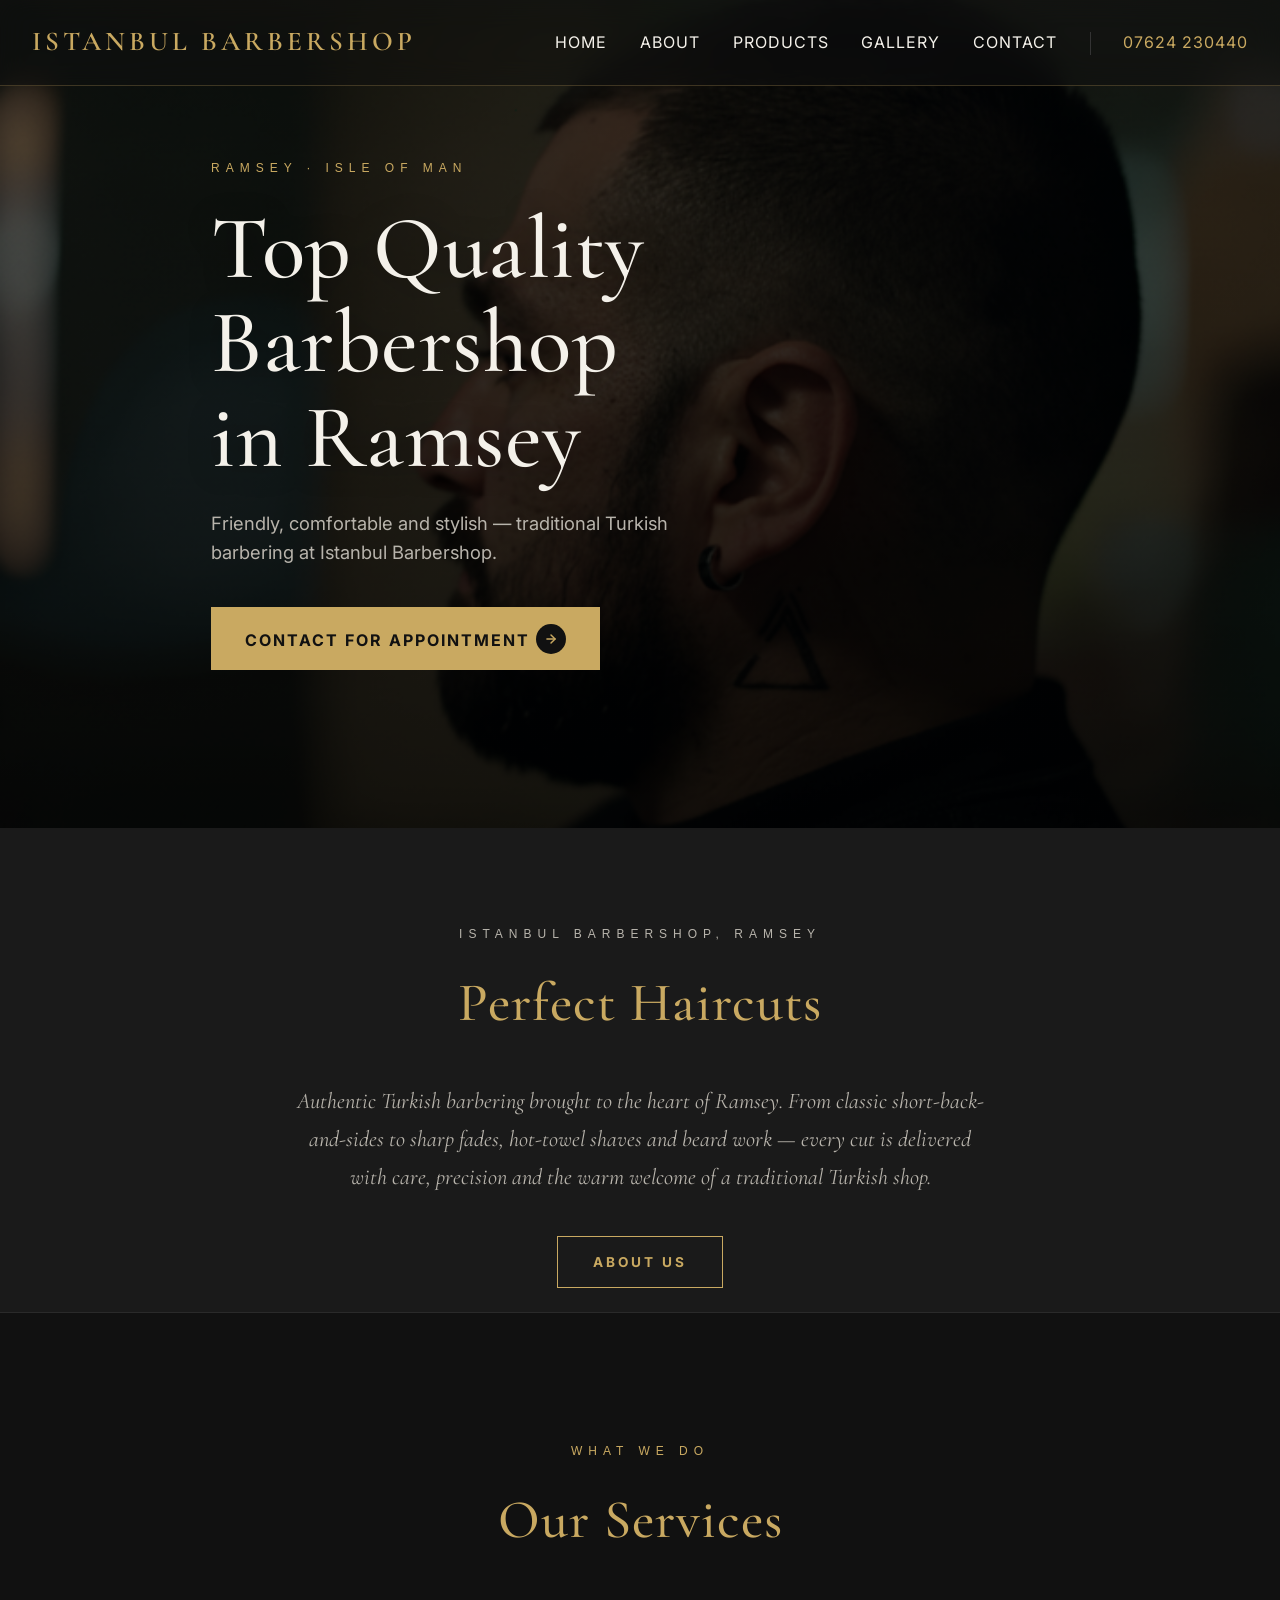
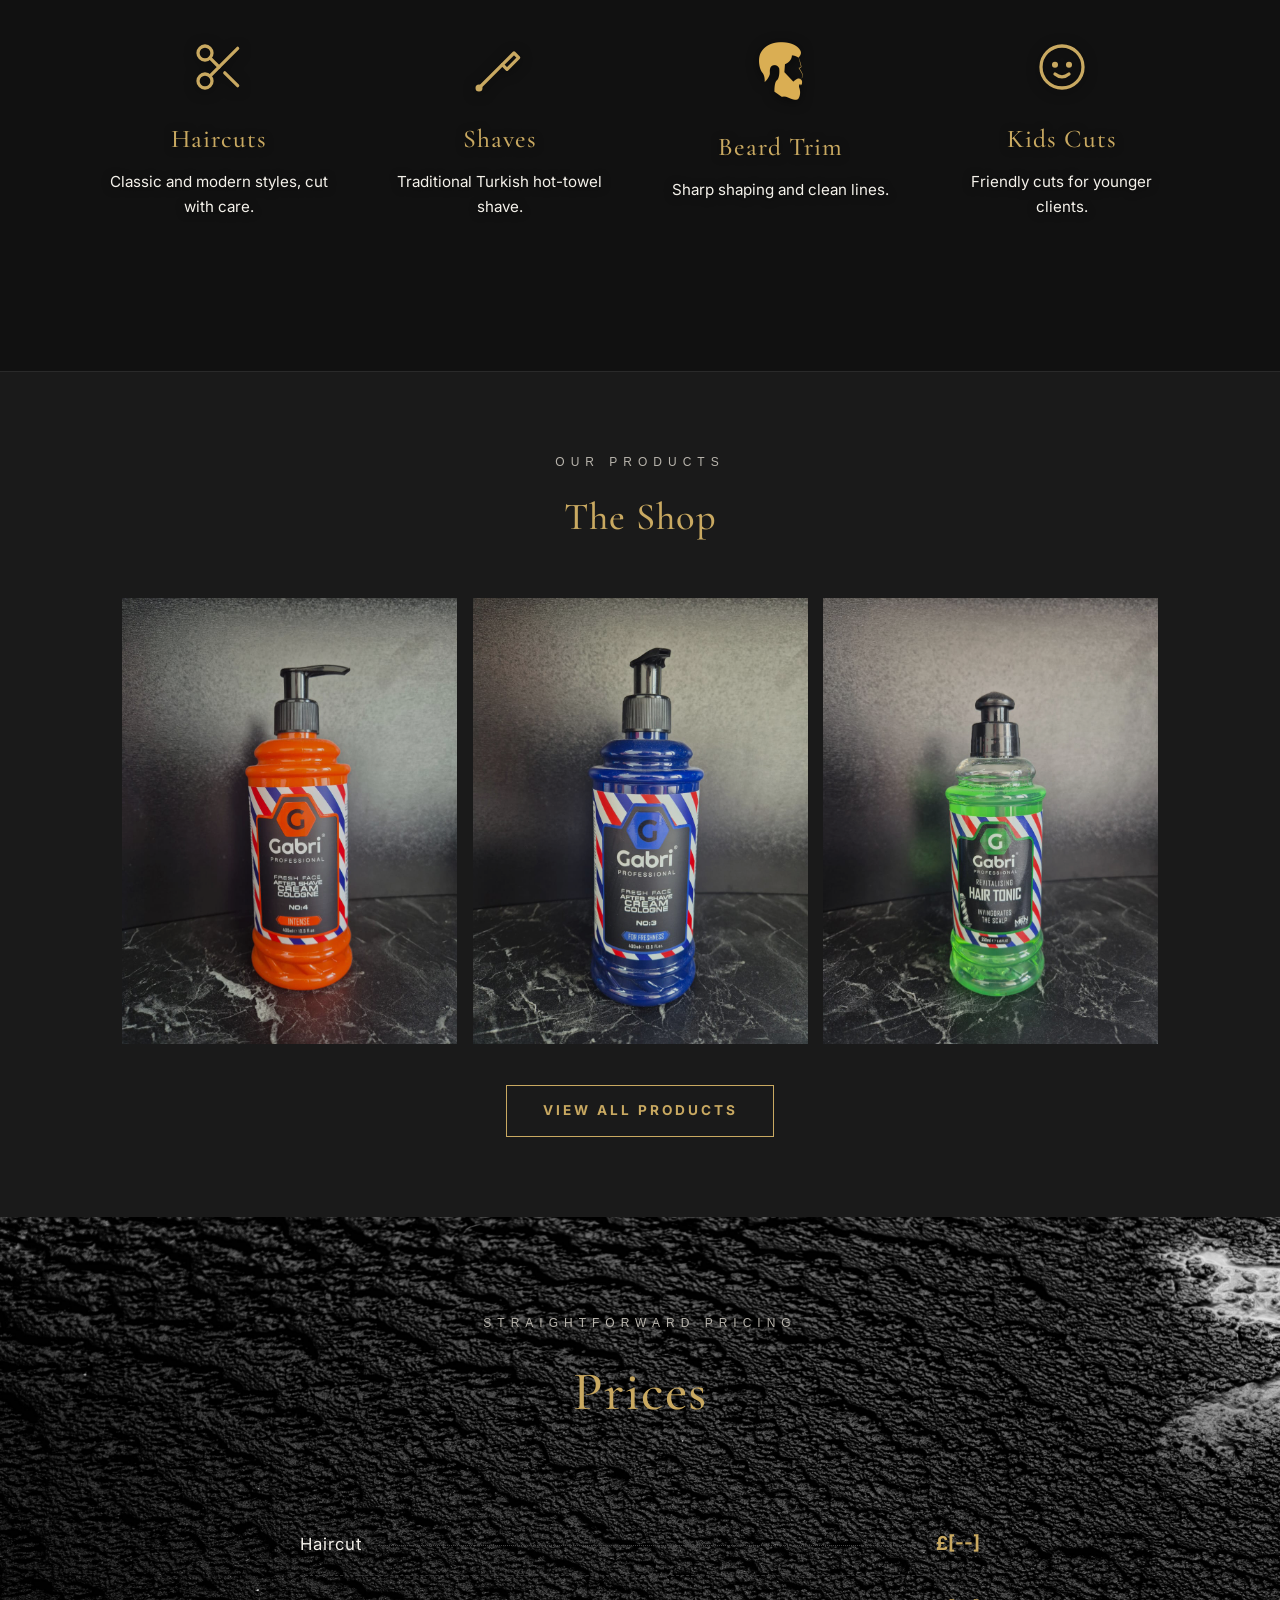
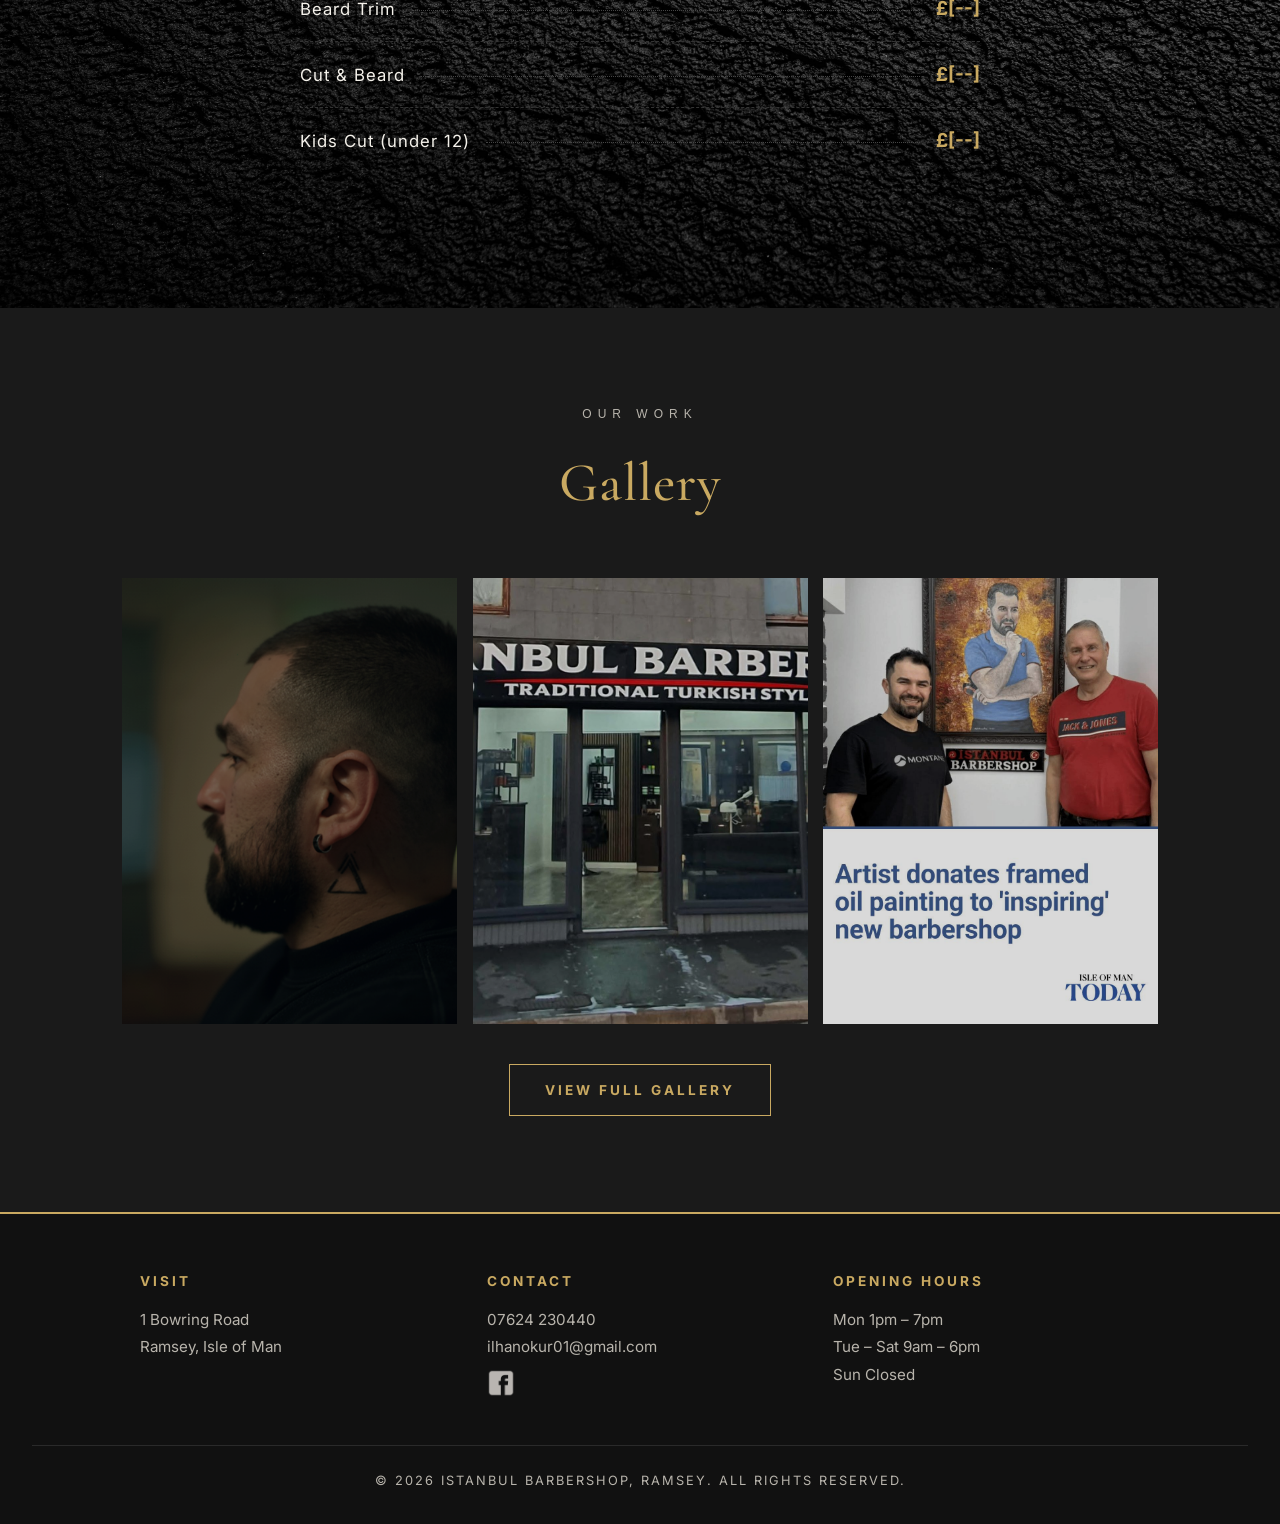
<file: index.html>
<!DOCTYPE html>
<html lang="en">
<head>
  <meta charset="UTF-8">
  <meta name="viewport" content="width=device-width, initial-scale=1.0">
  <title>Istanbul Barbershop — Top Quality Barbers in Ramsey, Isle of Man</title>
  <link rel="preconnect" href="https://fonts.googleapis.com">
  <link rel="preconnect" href="https://fonts.gstatic.com" crossorigin>
  <link href="https://fonts.googleapis.com/css2?family=Cormorant+Garamond:wght@400;500;600;700&family=Inter:wght@300;400;500;600&display=swap" rel="stylesheet">
  <link rel="stylesheet" href="css/style.css">
  <script src="js/page-transition.js"></script>
  <script src="js/reveal.js" defer></script>
</head>
<body>
  <header>
    <div class="logo">Istanbul Barbershop</div>
    <button class="nav-toggle" aria-label="Toggle navigation" aria-expanded="false">
      <span></span><span></span><span></span>
    </button>
    <nav>
      <a href="index.html" class="active">Home</a>
      <a href="about.html">About</a>
      <a href="shop.html">Products</a>
      <a href="gallery.html">Gallery</a>
      <a href="contact.html">Contact</a>
      <a href="tel:+441624230440" class="header-phone">07624 230440</a>
    </nav>
  </header>

  <!-- HERO -->
  <section class="hero">
    <div class="hero-content">
      <p class="hero-eyebrow">Ramsey · Isle of Man</p>
      <h1>Top Quality Barbershop<br>in Ramsey</h1>
      <p class="hero-sub">Friendly, comfortable and stylish — traditional Turkish barbering at Istanbul Barbershop.</p>
      <a href="contact.html" class="btn">
        Contact for Appointment
        <span class="btn-arrow" aria-hidden="true">
          <svg width="14" height="14" viewBox="0 0 24 24" fill="none" stroke="currentColor" stroke-width="2.5" stroke-linecap="round" stroke-linejoin="round">
            <line x1="5" y1="12" x2="19" y2="12"/>
            <polyline points="12 5 19 12 12 19"/>
          </svg>
        </span>
      </a>
    </div>
  </section>

  <!-- ABOUT PREVIEW -->
  <section class="intro contained">
    <p class="eyebrow">Istanbul Barbershop, Ramsey</p>
    <h2>Perfect Haircuts</h2>
    <p class="lead">
      Authentic Turkish barbering brought to the heart of Ramsey. From classic short-back-and-sides
      to sharp fades, hot-towel shaves and beard work — every cut is delivered with care, precision
      and the warm welcome of a traditional Turkish shop.
    </p>
    <a href="about.html" class="btn-outline">About Us</a>
  </section>

  <!-- SERVICES (full-bleed with photo background) -->
  <section class="services-section">
    <div class="services-inner">
      <p class="eyebrow">What We Do</p>
      <h2>Our Services</h2>
      <div class="services">
        <div class="service">
          <div class="service-icon">
            <!-- Scissors -->
            <svg viewBox="0 0 24 24" fill="none" stroke="currentColor" stroke-width="1.4" stroke-linecap="round" stroke-linejoin="round">
              <circle cx="6" cy="6" r="3"/>
              <circle cx="6" cy="18" r="3"/>
              <line x1="20" y1="4" x2="8.12" y2="15.88"/>
              <line x1="14.47" y1="14.48" x2="20" y2="20"/>
              <line x1="8.12" y1="8.12" x2="12" y2="12"/>
            </svg>
          </div>
          <h3>Haircuts</h3>
          <p>Classic and modern styles, cut with care.</p>
        </div>
        <div class="service">
          <div class="service-icon">
            <!-- Straight razor -->
            <svg viewBox="0 0 24 24" fill="none" stroke="currentColor" stroke-width="1.4" stroke-linecap="round" stroke-linejoin="round">
              <path d="M3 21 L13 11"/>
              <path d="M13 11 L18 6 L20 8 L15 13 Z"/>
              <circle cx="3" cy="21" r="0.8" fill="currentColor"/>
            </svg>
          </div>
          <h3>Shaves</h3>
          <p>Traditional Turkish hot-towel shave.</p>
        </div>
        <div class="service">
          <div class="service-icon">
            <img src="Photos/hairstyle.png" alt="" class="beard-icon">
          </div>
          <h3>Beard Trim</h3>
          <p>Sharp shaping and clean lines.</p>
        </div>
        <div class="service">
          <div class="service-icon">
            <!-- Baby / child face -->
            <svg viewBox="0 0 24 24" fill="none" stroke="currentColor" stroke-width="1.4" stroke-linecap="round" stroke-linejoin="round">
              <circle cx="12" cy="12" r="9"/>
              <circle cx="9" cy="11" r="0.6" fill="currentColor"/>
              <circle cx="15" cy="11" r="0.6" fill="currentColor"/>
              <path d="M9 15 Q 12 17.5 15 15"/>
            </svg>
          </div>
          <h3>Kids Cuts</h3>
          <p>Friendly cuts for younger clients.</p>
        </div>
      </div>
    </div>
  </section>

  <!-- SHOP PREVIEW -->
  <section class="contained" style="padding: 5rem 2rem;">
    <p class="eyebrow">Our Products</p>
    <h2 style="font-family:'Cormorant Garamond',serif; font-size:2.4rem; margin-bottom:2rem;">The Shop</h2>
    <div class="gallery-featured">
      <div class="photo"><img src="products/PHOTO-2026-05-13-22-35-00.jpg" alt="Products at Istanbul Barbershop"></div>
      <div class="photo"><img src="products/PHOTO-2026-05-13-22-35-06 (1).jpg" alt="Products at Istanbul Barbershop"></div>
      <div class="photo"><img src="products/PHOTO-2026-05-13-22-35-06 (2).jpg" alt="Products at Istanbul Barbershop"></div>
    </div>
    <div style="text-align:center; margin-top:2.5rem;">
      <a href="shop.html" class="btn-outline">View All Products</a>
    </div>
  </section>

  <!-- PRICING -->
  <section class="pricing-section">
    <p class="eyebrow">Straightforward Pricing</p>
    <h2>Prices</h2>
    <ul class="price-list">
      <li>
        <span class="price-name">Haircut</span>
        <span class="price-dots"></span>
        <span class="price-amount">£[--]</span>
      </li>
      <li>
        <span class="price-name">Beard Trim</span>
        <span class="price-dots"></span>
        <span class="price-amount">£[--]</span>
      </li>
      <li>
        <span class="price-name">Cut &amp; Beard</span>
        <span class="price-dots"></span>
        <span class="price-amount">£[--]</span>
      </li>
      <li>
        <span class="price-name">Kids Cut (under 12)</span>
        <span class="price-dots"></span>
        <span class="price-amount">£[--]</span>
      </li>
    </ul>
  </section>

  <!-- GALLERY -->
  <section class="gallery-section contained">
    <p class="eyebrow">Our Work</p>
    <h2>Gallery</h2>
    <div class="gallery-featured">
      <div class="photo"><img src="Photos/edited-photo.png" alt="Fresh fade by Istanbul Barbershop"></div>
      <div class="photo"><img src="Photos/shopoutside.jpg" alt="Istanbul Barbershop, 1 Bowring Road, Ramsey"></div>
      <div class="photo"><img src="Photos/oilpainting.jpg" alt="Oil painting at the shop"></div>
    </div>
    <div style="text-align:center; margin-top: 2.5rem;">
      <a href="gallery.html" class="btn-outline">View Full Gallery</a>
    </div>
  </section>

  <footer>
    <div class="footer-grid">
      <div>
        <h4>Visit</h4>
        <p>1 Bowring Road<br>Ramsey, Isle of Man</p>
      </div>
      <div>
        <h4>Contact</h4>
        <p>
          <a href="tel:+441624230440">07624 230440</a><br>
          <a href="mailto:ilhanokur01@gmail.com">ilhanokur01@gmail.com</a><br>
          <a href="https://www.facebook.com/people/Istanbul-Barbershop/61580730493596/" target="_blank" rel="noopener" class="social-link" aria-label="Facebook">
            <img src="Photos/facebook.png" alt="Facebook">
          </a>
        </p>
      </div>
      <div>
        <h4>Opening Hours</h4>
        <p>Mon 1pm – 7pm<br>Tue – Sat 9am – 6pm<br>Sun Closed</p>
      </div>
    </div>
    <p class="copyright">&copy; 2026 Istanbul Barbershop, Ramsey. All rights reserved.</p>
  </footer>

  <script>
    const toggle = document.querySelector('.nav-toggle');
    const nav    = document.querySelector('nav');
    toggle.addEventListener('click', () => {
      const isOpen = nav.classList.toggle('open');
      toggle.classList.toggle('open', isOpen);
      toggle.setAttribute('aria-expanded', isOpen);
    });
    // Close menu when a link is tapped
    nav.querySelectorAll('a').forEach(link => {
      link.addEventListener('click', () => {
        nav.classList.remove('open');
        toggle.classList.remove('open');
        toggle.setAttribute('aria-expanded', false);
      });
    });
  </script>
</body>
</html>
</file>
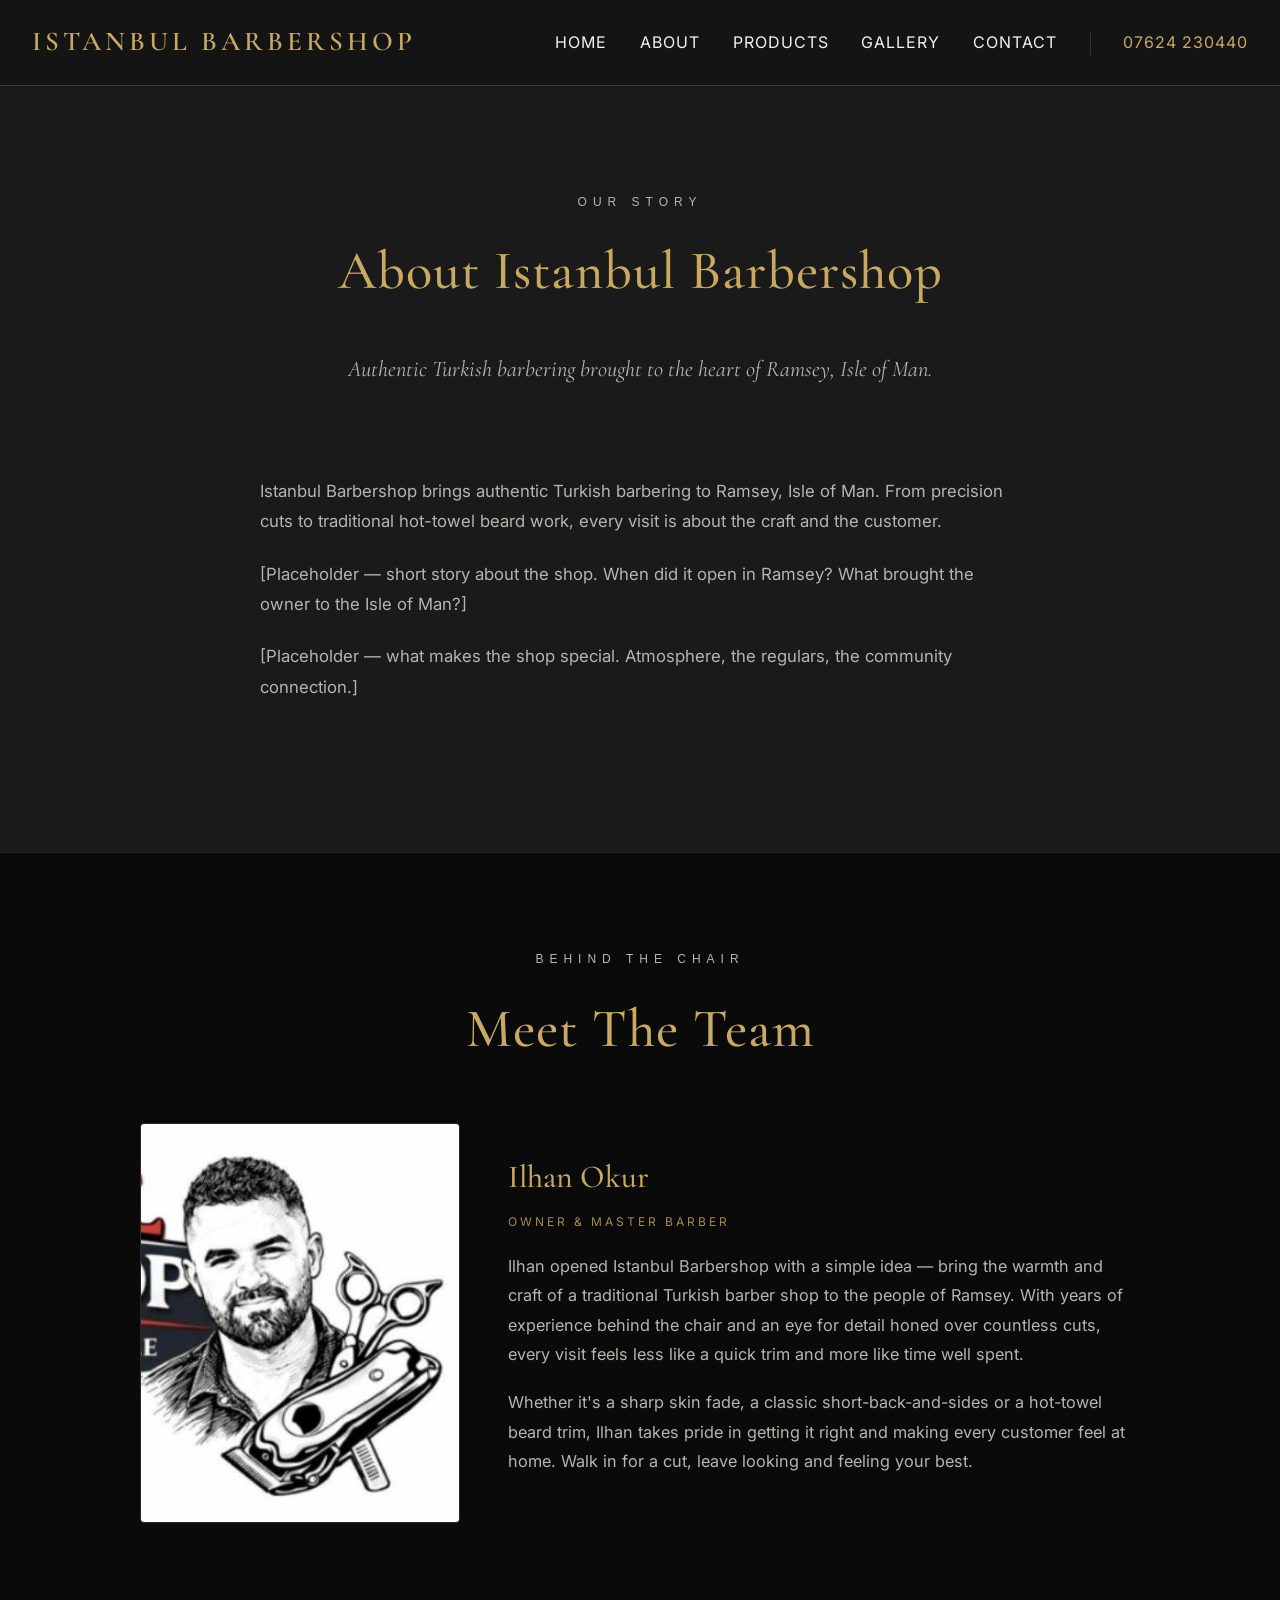
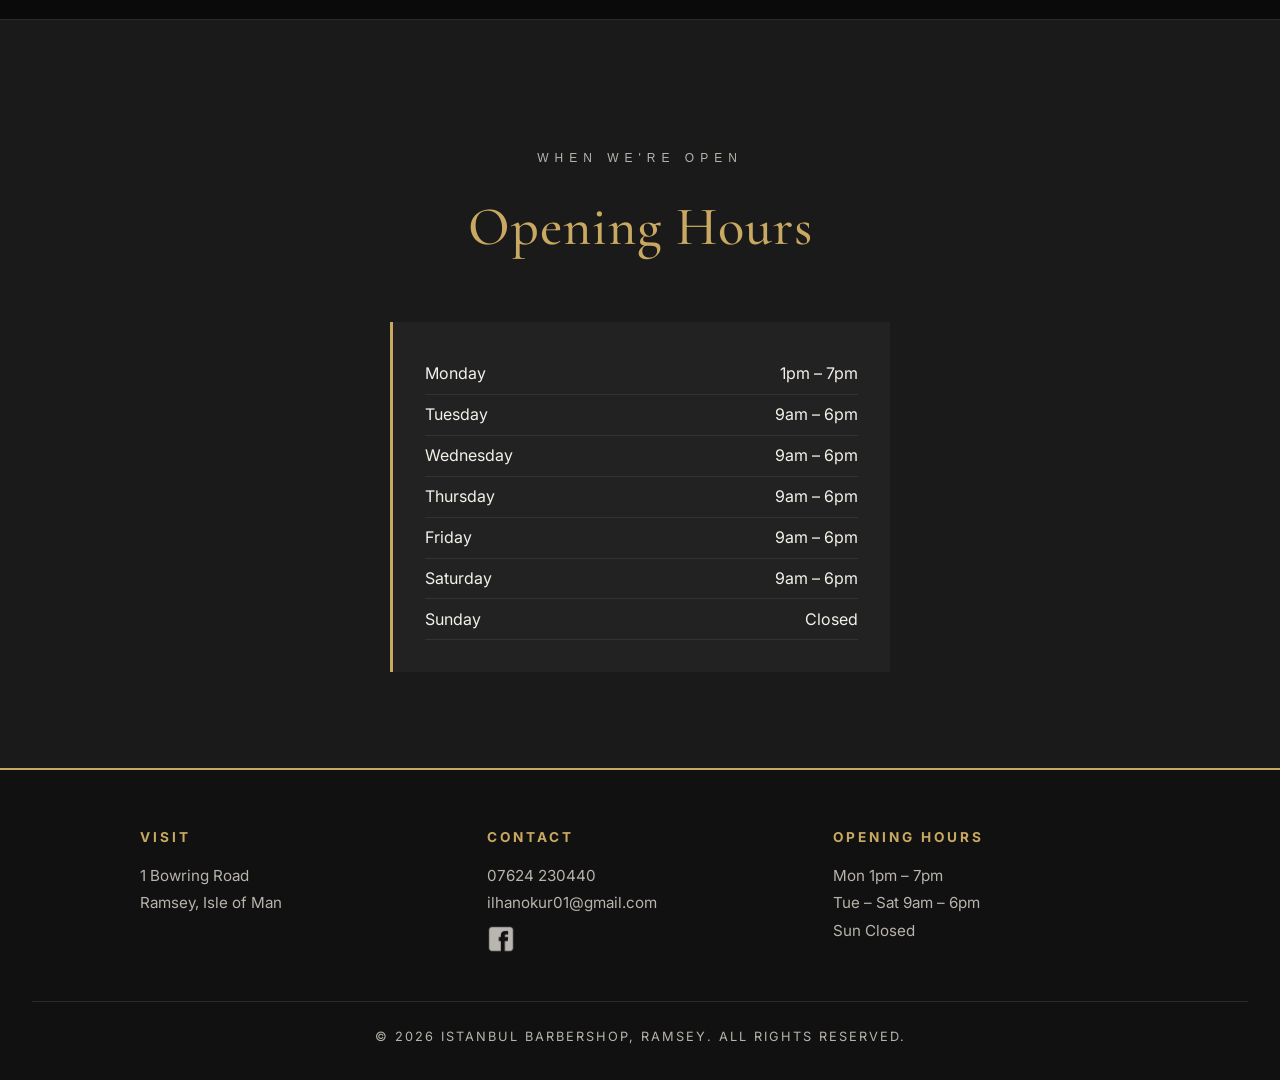
<file: about.html>
<!DOCTYPE html>
<html lang="en">
<head>
  <meta charset="UTF-8">
  <meta name="viewport" content="width=device-width, initial-scale=1.0">
  <title>About — Istanbul Barbershop, Ramsey</title>
  <link rel="preconnect" href="https://fonts.googleapis.com">
  <link rel="preconnect" href="https://fonts.gstatic.com" crossorigin>
  <link href="https://fonts.googleapis.com/css2?family=Cormorant+Garamond:wght@400;500;600;700&family=Inter:wght@300;400;500;600&display=swap" rel="stylesheet">
  <link rel="stylesheet" href="css/style.css">
  <script src="js/page-transition.js"></script>
  <script src="js/reveal.js" defer></script>
</head>
<body class="subpage">
  <header>
    <div class="logo">Istanbul Barbershop</div>
    <button class="nav-toggle" aria-label="Toggle navigation" aria-expanded="false">
      <span></span><span></span><span></span>
    </button>
    <nav>
      <a href="index.html">Home</a>
      <a href="about.html" class="active">About</a>
      <a href="shop.html">Products</a>
      <a href="gallery.html">Gallery</a>
      <a href="contact.html">Contact</a>
      <a href="tel:+441624230440" class="header-phone">07624 230440</a>
    </nav>
  </header>

  <!-- ABOUT -->
  <section class="intro contained">
    <p class="eyebrow">Our Story</p>
    <h2>About Istanbul Barbershop</h2>
    <p class="lead">
      Authentic Turkish barbering brought to the heart of Ramsey, Isle of Man.
    </p>
  </section>

  <section class="contained about-body">
    <div class="about-text">
      <p>Istanbul Barbershop brings authentic Turkish barbering to Ramsey, Isle of Man. From precision cuts to traditional hot-towel beard work, every visit is about the craft and the customer.</p>
      <p>[Placeholder — short story about the shop. When did it open in Ramsey? What brought the owner to the Isle of Man?]</p>
      <p>[Placeholder — what makes the shop special. Atmosphere, the regulars, the community connection.]</p>
    </div>
  </section>

  <!-- TEAM -->
  <section class="team-section">
    <div class="contained" style="text-align:center;">
      <p class="eyebrow">Behind The Chair</p>
      <h2>Meet The Team</h2>
      <div class="team-grid">
        <div class="team-member">
          <div class="team-photo">
            <img src="Photos/ilhan.jpg" alt="Ilhan Okur, Owner of Istanbul Barbershop">
          </div>
          <div class="team-bio">
            <h3>Ilhan Okur</h3>
            <p class="team-role">Owner &amp; Master Barber</p>
            <p>Ilhan opened Istanbul Barbershop with a simple idea — bring the warmth and craft of a traditional Turkish barber shop to the people of Ramsey. With years of experience behind the chair and an eye for detail honed over countless cuts, every visit feels less like a quick trim and more like time well spent.</p>
            <p>Whether it's a sharp skin fade, a classic short-back-and-sides or a hot-towel beard trim, Ilhan takes pride in getting it right and making every customer feel at home. Walk in for a cut, leave looking and feeling your best.</p>
          </div>
        </div>
      </div>
    </div>
  </section>

  <!-- OPENING HOURS -->
  <section class="contained">
    <p class="eyebrow">When We're Open</p>
    <h2>Opening Hours</h2>
    <div class="info-block" style="max-width: 500px; margin: 3rem auto 0;">
      <ul class="hours-list">
        <li><span>Monday</span><span>1pm – 7pm</span></li>
        <li><span>Tuesday</span><span>9am – 6pm</span></li>
        <li><span>Wednesday</span><span>9am – 6pm</span></li>
        <li><span>Thursday</span><span>9am – 6pm</span></li>
        <li><span>Friday</span><span>9am – 6pm</span></li>
        <li><span>Saturday</span><span>9am – 6pm</span></li>
        <li><span>Sunday</span><span>Closed</span></li>
      </ul>
    </div>
  </section>

  <footer>
    <div class="footer-grid">
      <div>
        <h4>Visit</h4>
        <p>1 Bowring Road<br>Ramsey, Isle of Man</p>
      </div>
      <div>
        <h4>Contact</h4>
        <p>
          <a href="tel:+441624230440">07624 230440</a><br>
          <a href="mailto:ilhanokur01@gmail.com">ilhanokur01@gmail.com</a><br>
          <a href="https://www.facebook.com/people/Istanbul-Barbershop/61580730493596/" target="_blank" rel="noopener" class="social-link" aria-label="Facebook">
            <img src="Photos/facebook.png" alt="Facebook">
          </a>
        </p>
      </div>
      <div>
        <h4>Opening Hours</h4>
        <p>Mon 1pm – 7pm<br>Tue – Sat 9am – 6pm<br>Sun Closed</p>
      </div>
    </div>
    <p class="copyright">&copy; 2026 Istanbul Barbershop, Ramsey. All rights reserved.</p>
  </footer>

  <script>
    const toggle = document.querySelector('.nav-toggle');
    const nav    = document.querySelector('nav');
    toggle.addEventListener('click', () => {
      const isOpen = nav.classList.toggle('open');
      toggle.classList.toggle('open', isOpen);
      toggle.setAttribute('aria-expanded', isOpen);
    });
    nav.querySelectorAll('a').forEach(link => {
      link.addEventListener('click', () => {
        nav.classList.remove('open');
        toggle.classList.remove('open');
        toggle.setAttribute('aria-expanded', false);
      });
    });
  </script>
</body>
</html>
</file>
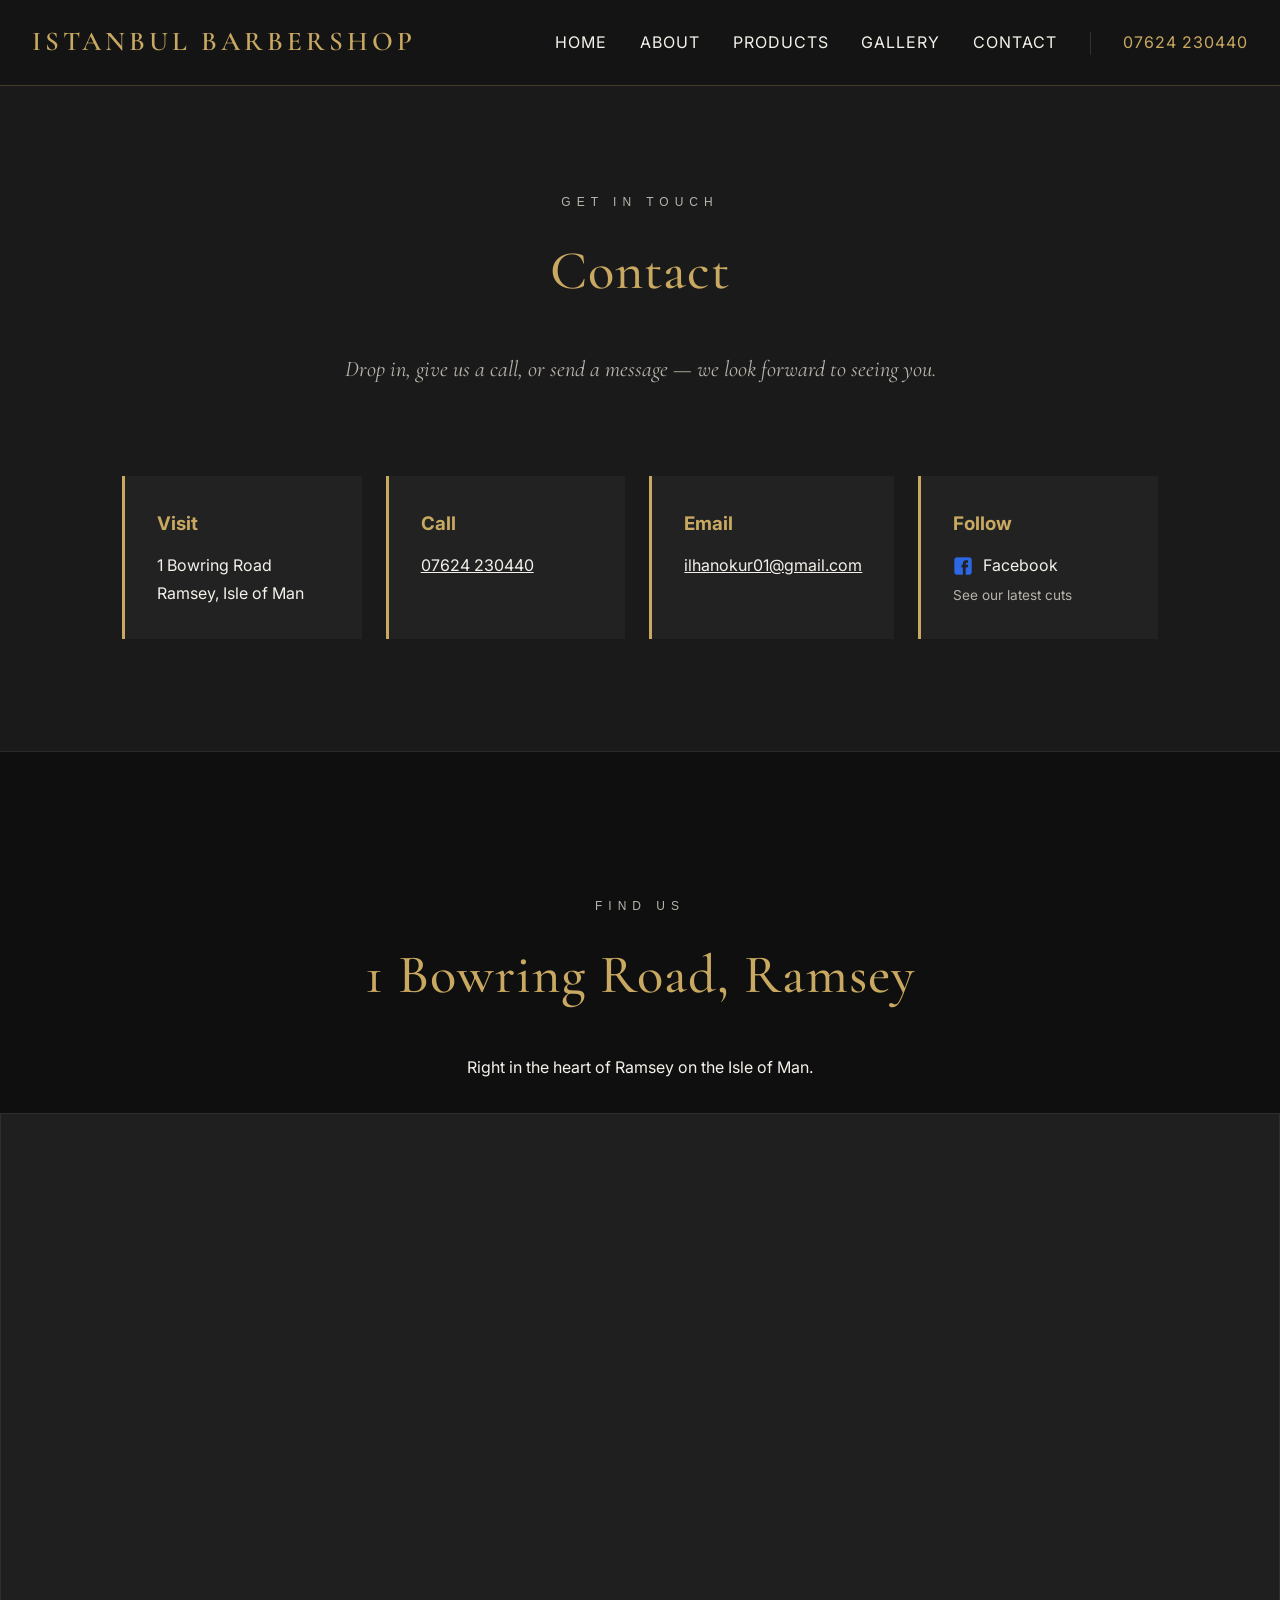
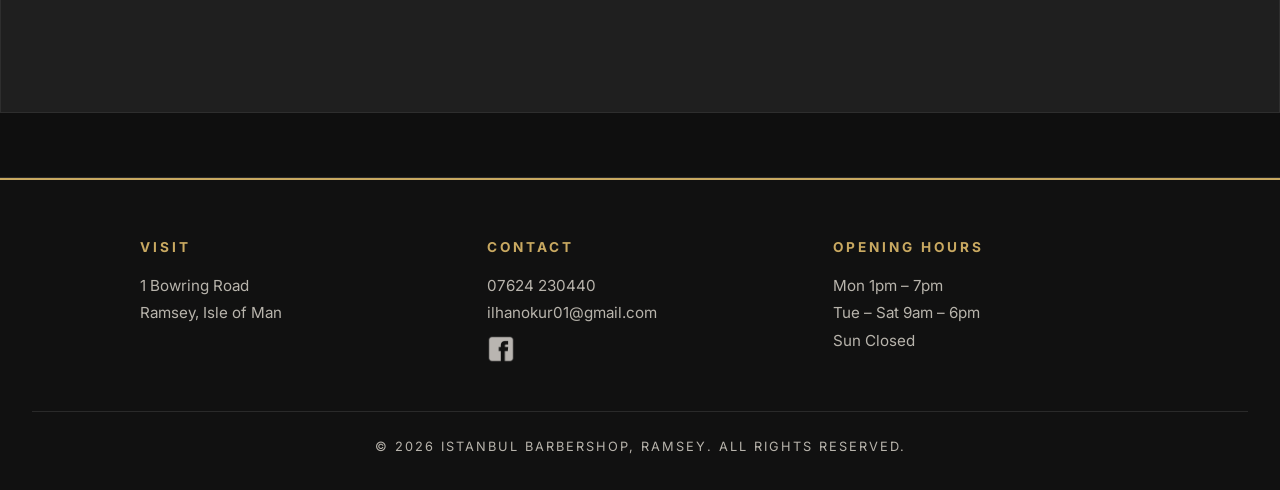
<file: contact.html>
<!DOCTYPE html>
<html lang="en">
<head>
  <meta charset="UTF-8">
  <meta name="viewport" content="width=device-width, initial-scale=1.0">
  <title>Contact — Istanbul Barbershop, Ramsey</title>
  <link rel="preconnect" href="https://fonts.googleapis.com">
  <link rel="preconnect" href="https://fonts.gstatic.com" crossorigin>
  <link href="https://fonts.googleapis.com/css2?family=Cormorant+Garamond:wght@400;500;600;700&family=Inter:wght@300;400;500;600&display=swap" rel="stylesheet">
  <link rel="stylesheet" href="css/style.css">
  <script src="js/page-transition.js"></script>
  <script src="js/reveal.js" defer></script>
</head>
<body class="subpage">
  <header>
    <div class="logo">Istanbul Barbershop</div>
    <button class="nav-toggle" aria-label="Toggle navigation" aria-expanded="false">
      <span></span><span></span><span></span>
    </button>
    <nav>
      <a href="index.html">Home</a>
      <a href="about.html">About</a>
      <a href="shop.html">Products</a>
      <a href="gallery.html">Gallery</a>
      <a href="contact.html" class="active">Contact</a>
      <a href="tel:+441624230440" class="header-phone">07624 230440</a>
    </nav>
  </header>

  <!-- INTRO -->
  <section class="intro contained">
    <p class="eyebrow">Get In Touch</p>
    <h2>Contact</h2>
    <p class="lead">
      Drop in, give us a call, or send a message — we look forward to seeing you.
    </p>
  </section>

  <!-- CONTACT CARDS -->
  <section class="contained">
    <div class="contact-grid">
      <div class="info-block">
        <h3>Visit</h3>
        <p>1 Bowring Road</p>
        <p>Ramsey, Isle of Man</p>
      </div>
      <div class="info-block">
        <h3>Call</h3>
        <p><a href="tel:+441624230440" style="color: var(--text);">07624 230440</a></p>
      </div>
      <div class="info-block">
        <h3>Email</h3>
        <p><a href="mailto:ilhanokur01@gmail.com" style="color: var(--text);">ilhanokur01@gmail.com</a></p>
      </div>
      <div class="info-block">
        <h3>Follow</h3>
        <p>
          <a href="https://www.facebook.com/people/Istanbul-Barbershop/61580730493596/" target="_blank" rel="noopener" class="fb-card-link" style="color: var(--text);">
            <img src="Photos/facebook.png" alt="" class="fb-card-icon">
            Facebook
          </a>
        </p>
        <p style="font-size: 0.85rem; color: var(--muted);">See our latest cuts</p>
      </div>
    </div>
  </section>

  <!-- MAP -->
  <section class="map-section">
    <div class="map-text contained">
      <p class="eyebrow">Find Us</p>
      <h2>1 Bowring Road, Ramsey</h2>
      <p class="lead">
        Right in the heart of Ramsey on the Isle of Man.
      </p>
    </div>
    <div class="map-frame">
      <iframe
        src="https://maps.google.com/maps?q=1+Bowring+Road,+Ramsey,+Isle+of+Man&t=&z=16&ie=UTF8&iwloc=&output=embed"
        width="100%" height="100%" style="border:0;"
        allowfullscreen=""
        loading="lazy"
        referrerpolicy="no-referrer-when-downgrade"
        title="Istanbul Barbershop location map">
      </iframe>
    </div>
  </section>

  <footer>
    <div class="footer-grid">
      <div>
        <h4>Visit</h4>
        <p>1 Bowring Road<br>Ramsey, Isle of Man</p>
      </div>
      <div>
        <h4>Contact</h4>
        <p>
          <a href="tel:+441624230440">07624 230440</a><br>
          <a href="mailto:ilhanokur01@gmail.com">ilhanokur01@gmail.com</a><br>
          <a href="https://www.facebook.com/people/Istanbul-Barbershop/61580730493596/" target="_blank" rel="noopener" class="social-link" aria-label="Facebook">
            <img src="Photos/facebook.png" alt="Facebook">
          </a>
        </p>
      </div>
      <div>
        <h4>Opening Hours</h4>
        <p>Mon 1pm – 7pm<br>Tue – Sat 9am – 6pm<br>Sun Closed</p>
      </div>
    </div>
    <p class="copyright">&copy; 2026 Istanbul Barbershop, Ramsey. All rights reserved.</p>
  </footer>

  <script>
    const toggle = document.querySelector('.nav-toggle');
    const nav    = document.querySelector('nav');
    toggle.addEventListener('click', () => {
      const isOpen = nav.classList.toggle('open');
      toggle.classList.toggle('open', isOpen);
      toggle.setAttribute('aria-expanded', isOpen);
    });
    nav.querySelectorAll('a').forEach(link => {
      link.addEventListener('click', () => {
        nav.classList.remove('open');
        toggle.classList.remove('open');
        toggle.setAttribute('aria-expanded', false);
      });
    });
  </script>
</body>
</html>
</file>
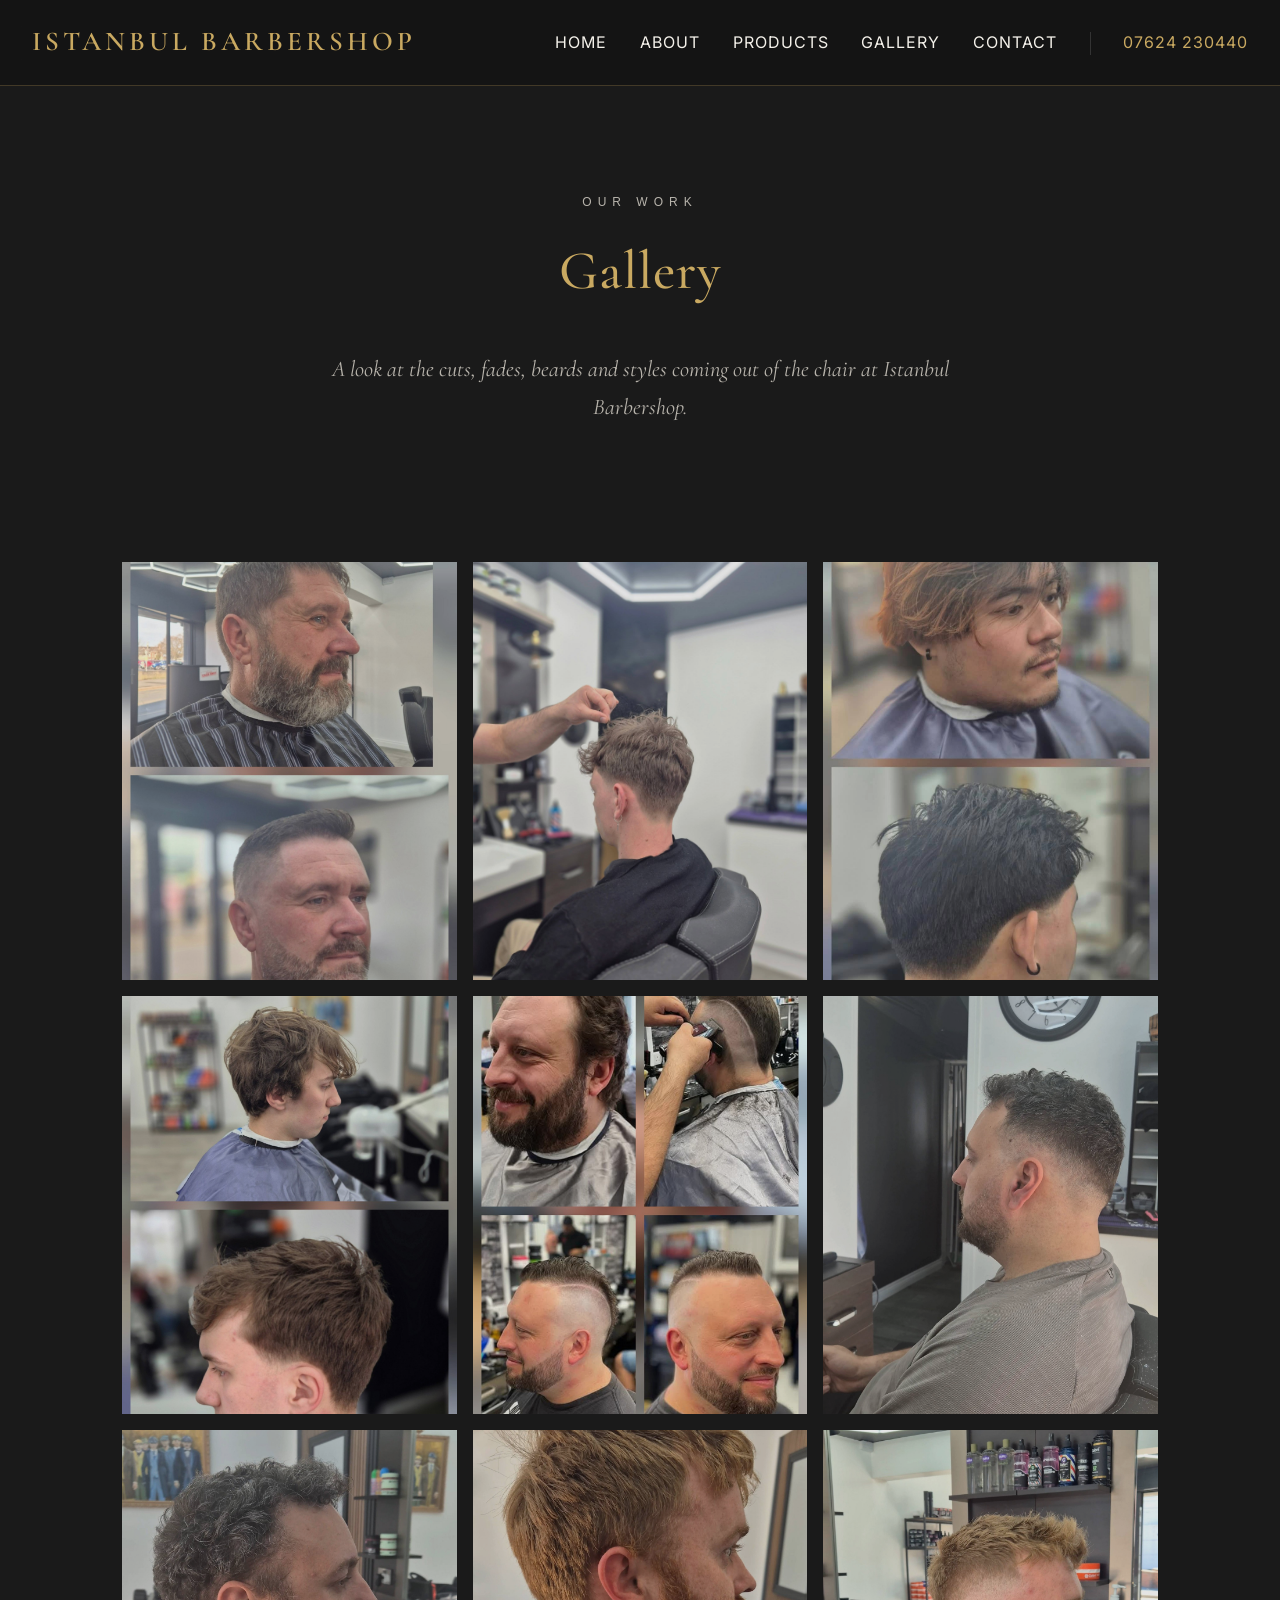
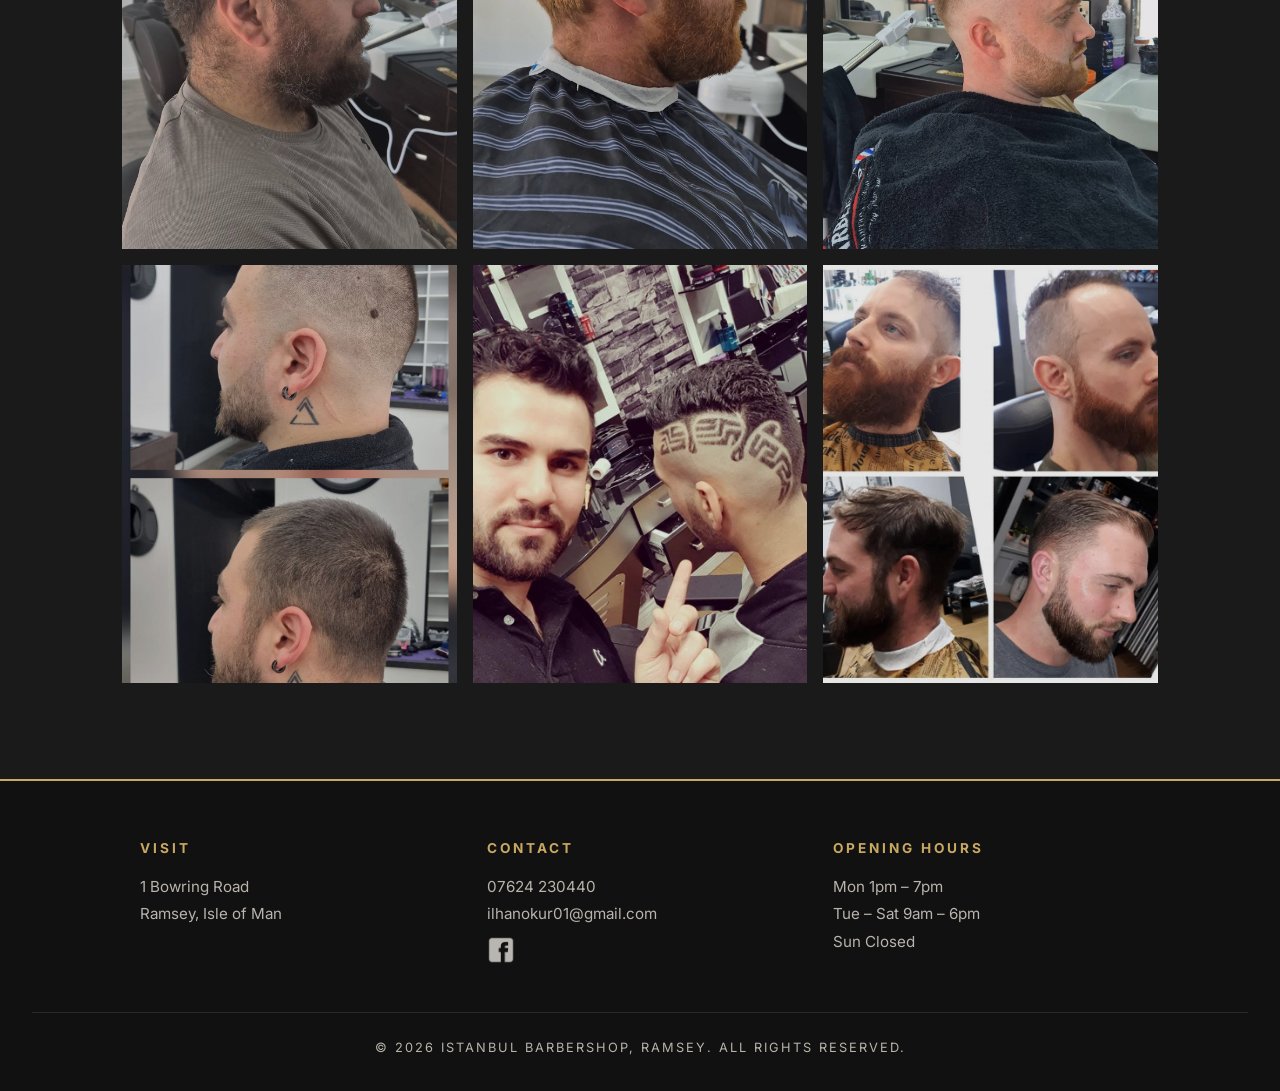
<file: gallery.html>
<!DOCTYPE html>
<html lang="en">
<head>
  <meta charset="UTF-8">
  <meta name="viewport" content="width=device-width, initial-scale=1.0">
  <title>Gallery — Istanbul Barbershop, Ramsey</title>
  <link rel="preconnect" href="https://fonts.googleapis.com">
  <link rel="preconnect" href="https://fonts.gstatic.com" crossorigin>
  <link href="https://fonts.googleapis.com/css2?family=Cormorant+Garamond:wght@400;500;600;700&family=Inter:wght@300;400;500;600&display=swap" rel="stylesheet">
  <link rel="stylesheet" href="css/style.css">
  <script src="js/page-transition.js"></script>
  <script src="js/reveal.js" defer></script>
</head>
<body class="subpage">
  <header>
    <div class="logo">Istanbul Barbershop</div>
    <button class="nav-toggle" aria-label="Toggle navigation" aria-expanded="false">
      <span></span><span></span><span></span>
    </button>
    <nav>
      <a href="index.html">Home</a>
      <a href="about.html">About</a>
      <a href="shop.html">Products</a>
      <a href="gallery.html" class="active">Gallery</a>
      <a href="contact.html">Contact</a>
      <a href="tel:+441624230440" class="header-phone">07624 230440</a>
    </nav>
  </header>

  <!-- INTRO -->
  <section class="intro contained">
    <p class="eyebrow">Our Work</p>
    <h2>Gallery</h2>
    <p class="lead">
      A look at the cuts, fades, beards and styles coming out of the chair at Istanbul Barbershop.
    </p>
  </section>

  <!-- GALLERY GRID -->
  <section class="contained">
    <div class="gallery-grid">
      <div class="photo"><img src="Gallery/665990499_122107101825024349_9165028031838736509_n.jpg" alt="Haircut by Istanbul Barbershop"></div>
      <div class="photo"><img src="Gallery/667410010_122107101483024349_7383977332993879899_n.jpg" alt="Haircut by Istanbul Barbershop"></div>
      <div class="photo"><img src="Gallery/667939428_122107102107024349_6232985027410856260_n.jpg" alt="Haircut by Istanbul Barbershop"></div>
      <div class="photo"><img src="Gallery/669308319_122107101693024349_6708564028307962571_n.jpg" alt="Haircut by Istanbul Barbershop"></div>
      <div class="photo"><img src="Gallery/669567981_122107837845024349_4350506987630079769_n.jpg" alt="Haircut by Istanbul Barbershop"></div>
      <div class="photo"><img src="Gallery/671061133_122108197461024349_561759813565378117_n.jpg" alt="Haircut by Istanbul Barbershop"></div>
      <div class="photo"><img src="Gallery/673482200_122108197413024349_1106952388817629013_n.jpg" alt="Haircut by Istanbul Barbershop"></div>
      <div class="photo"><img src="Gallery/687899606_122112060237024349_7821185483305843913_n%20(2).jpg" alt="Haircut by Istanbul Barbershop"></div>
      <div class="photo"><img src="Gallery/688319222_122112060279024349_6946026918787117124_n%20(1).jpg" alt="Haircut by Istanbul Barbershop"></div>
      <div class="photo"><img src="Gallery/689009575_122112696141024349_9142966746535347887_n.jpg" alt="Haircut by Istanbul Barbershop"></div>
      <div class="photo"><img src="Gallery/PHOTO-2026-05-13-22-34-11(1).jpg" alt="Haircut by Istanbul Barbershop"></div>
      <div class="photo"><img src="Gallery/PHOTO-2026-05-13-22-34-11.jpg" alt="Haircut by Istanbul Barbershop"></div>
    </div>
  </section>

  <footer>
    <div class="footer-grid">
      <div>
        <h4>Visit</h4>
        <p>1 Bowring Road<br>Ramsey, Isle of Man</p>
      </div>
      <div>
        <h4>Contact</h4>
        <p>
          <a href="tel:+441624230440">07624 230440</a><br>
          <a href="mailto:ilhanokur01@gmail.com">ilhanokur01@gmail.com</a><br>
          <a href="https://www.facebook.com/people/Istanbul-Barbershop/61580730493596/" target="_blank" rel="noopener" class="social-link" aria-label="Facebook">
            <img src="Photos/facebook.png" alt="Facebook">
          </a>
        </p>
      </div>
      <div>
        <h4>Opening Hours</h4>
        <p>Mon 1pm – 7pm<br>Tue – Sat 9am – 6pm<br>Sun Closed</p>
      </div>
    </div>
    <p class="copyright">&copy; 2026 Istanbul Barbershop, Ramsey. All rights reserved.</p>
  </footer>

  <script>
    const toggle = document.querySelector('.nav-toggle');
    const nav    = document.querySelector('nav');
    toggle.addEventListener('click', () => {
      const isOpen = nav.classList.toggle('open');
      toggle.classList.toggle('open', isOpen);
      toggle.setAttribute('aria-expanded', isOpen);
    });
    nav.querySelectorAll('a').forEach(link => {
      link.addEventListener('click', () => {
        nav.classList.remove('open');
        toggle.classList.remove('open');
        toggle.setAttribute('aria-expanded', false);
      });
    });
  </script>
</body>
</html>
</file>
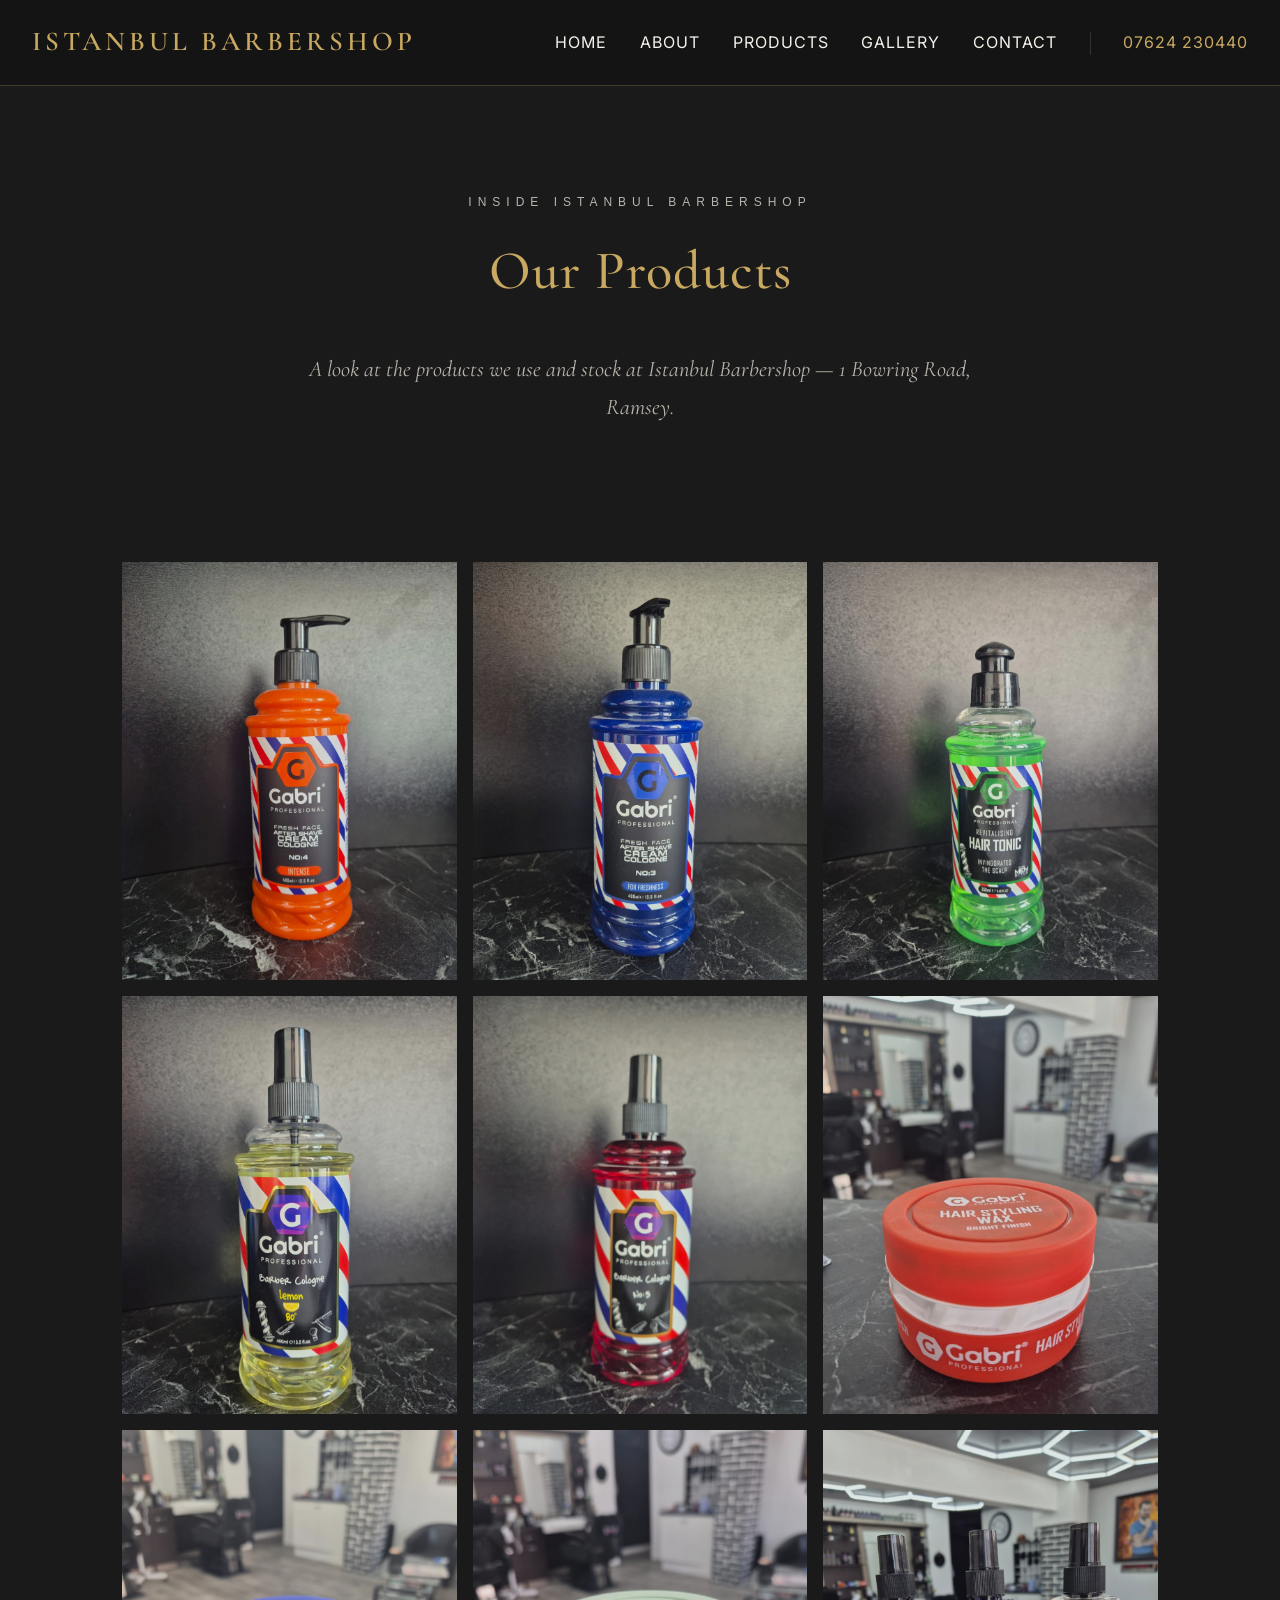
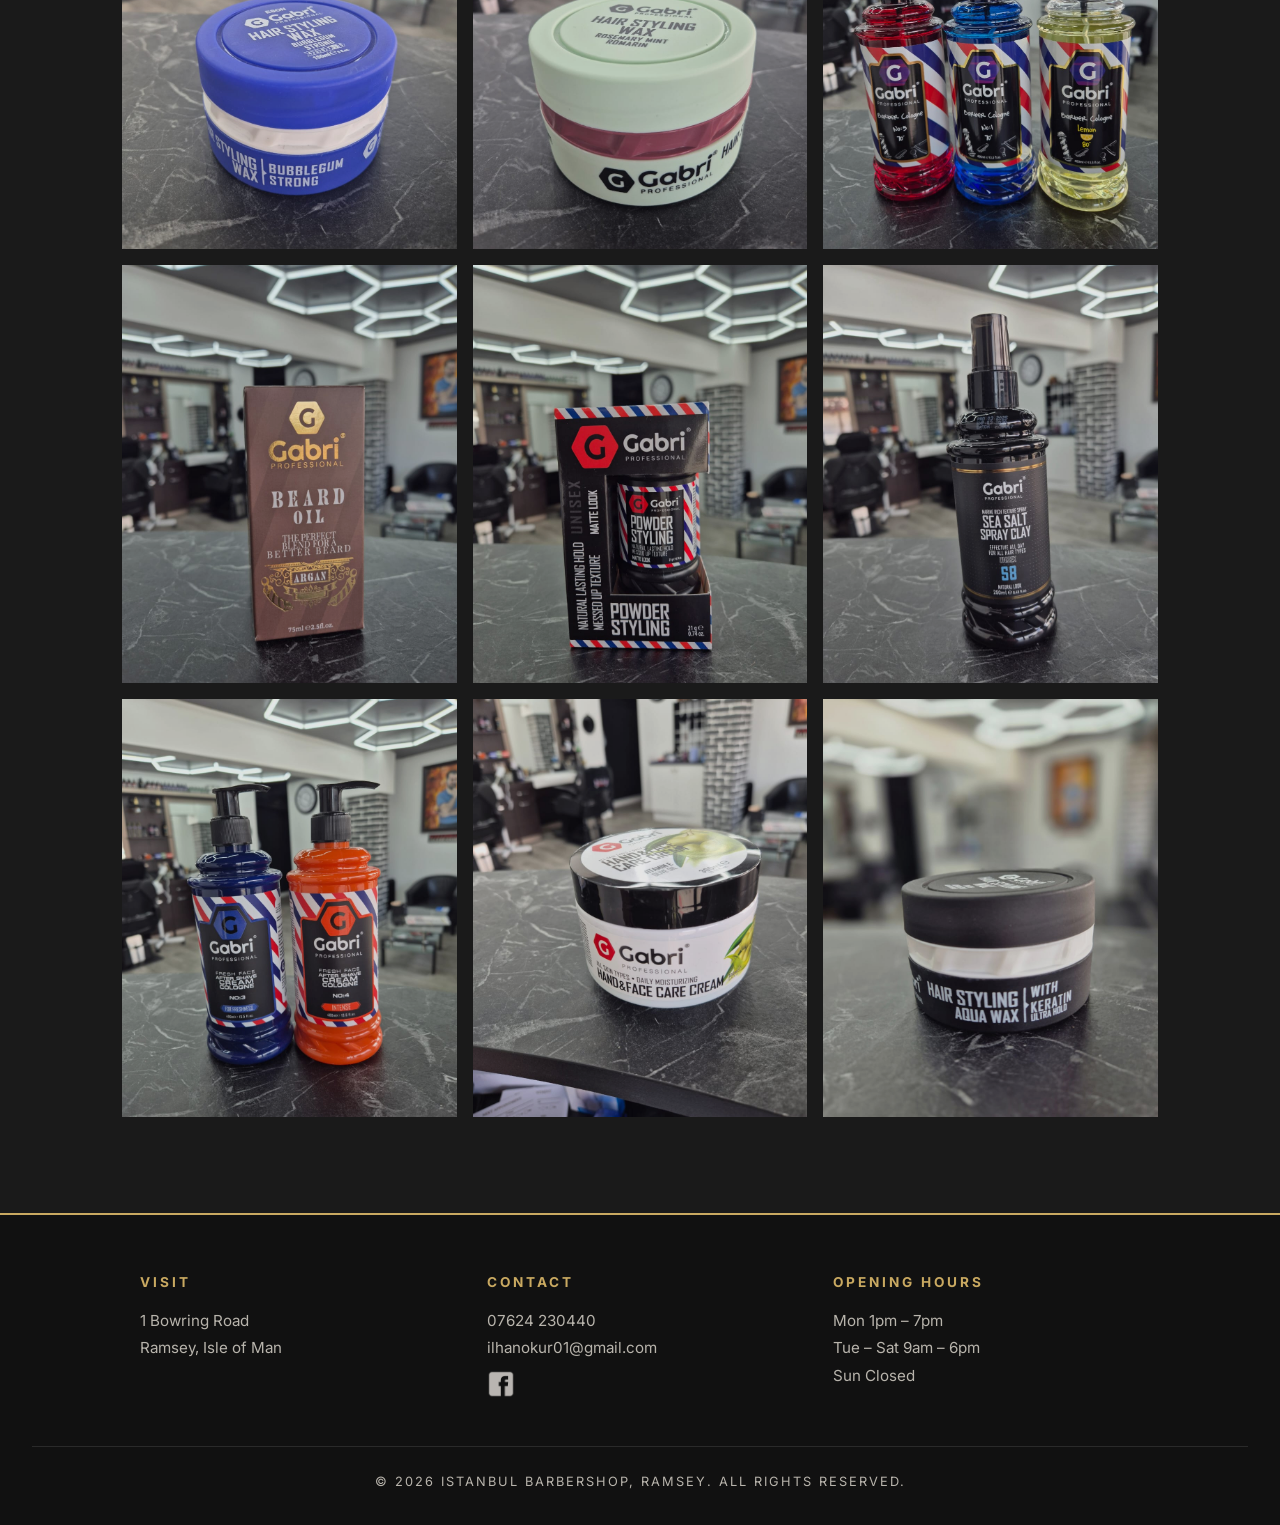
<file: shop.html>
<!DOCTYPE html>
<html lang="en">
<head>
  <meta charset="UTF-8">
  <meta name="viewport" content="width=device-width, initial-scale=1.0">
  <title>The Shop — Istanbul Barbershop, Ramsey</title>
  <link rel="preconnect" href="https://fonts.googleapis.com">
  <link rel="preconnect" href="https://fonts.gstatic.com" crossorigin>
  <link href="https://fonts.googleapis.com/css2?family=Cormorant+Garamond:wght@400;500;600;700&family=Inter:wght@300;400;500;600&display=swap" rel="stylesheet">
  <link rel="stylesheet" href="css/style.css">
  <script src="js/page-transition.js"></script>
  <script src="js/reveal.js" defer></script>
</head>
<body class="subpage">
  <header>
    <div class="logo">Istanbul Barbershop</div>
    <button class="nav-toggle" aria-label="Toggle navigation" aria-expanded="false">
      <span></span><span></span><span></span>
    </button>
    <nav>
      <a href="index.html">Home</a>
      <a href="about.html">About</a>
      <a href="shop.html" class="active">Products</a>
      <a href="gallery.html">Gallery</a>
      <a href="contact.html">Contact</a>
      <a href="tel:+441624230440" class="header-phone">07624 230440</a>
    </nav>
  </header>

  <!-- INTRO -->
  <section class="intro contained">
    <p class="eyebrow">Inside Istanbul Barbershop</p>
    <h2>Our Products</h2>
    <p class="lead">
      A look at the products we use and stock at Istanbul Barbershop — 1 Bowring Road, Ramsey.
    </p>
  </section>

  <!-- SHOP PHOTO GRID -->
  <section class="contained">
    <div class="gallery-grid">
      <div class="photo"><img src="products/PHOTO-2026-05-13-22-35-00.jpg" alt="Istanbul Barbershop"></div>
      <div class="photo"><img src="products/PHOTO-2026-05-13-22-35-06 (1).jpg" alt="Istanbul Barbershop"></div>
      <div class="photo"><img src="products/PHOTO-2026-05-13-22-35-06 (2).jpg" alt="Istanbul Barbershop"></div>
      <div class="photo"><img src="products/PHOTO-2026-05-13-22-35-06(3).jpg" alt="Istanbul Barbershop"></div>
      <div class="photo"><img src="products/PHOTO-2026-05-13-22-35-07(1).jpg" alt="Istanbul Barbershop"></div>
      <div class="photo"><img src="products/PHOTO-2026-05-13-22-35-07(2).jpg" alt="Istanbul Barbershop"></div>
      <div class="photo"><img src="products/PHOTO-2026-05-13-22-35-07(3).jpg" alt="Istanbul Barbershop"></div>
      <div class="photo"><img src="products/PHOTO-2026-05-13-22-35-07(4).jpg" alt="Istanbul Barbershop"></div>
      <div class="photo"><img src="products/PHOTO-2026-05-13-22-35-07(5).jpg" alt="Istanbul Barbershop"></div>
      <div class="photo"><img src="products/PHOTO-2026-05-13-22-35-07(6).jpg" alt="Istanbul Barbershop"></div>
      <div class="photo"><img src="products/PHOTO-2026-05-13-22-35-07(7).jpg" alt="Istanbul Barbershop"></div>
      <div class="photo"><img src="products/PHOTO-2026-05-13-22-35-07(8).jpg" alt="Istanbul Barbershop"></div>
      <div class="photo"><img src="products/PHOTO-2026-05-13-22-35-07(9).jpg" alt="Istanbul Barbershop"></div>
      <div class="photo"><img src="products/PHOTO-2026-05-13-22-35-07(10).jpg" alt="Istanbul Barbershop"></div>
      <div class="photo"><img src="products/PHOTO-2026-05-13-22-35-07.jpg" alt="Istanbul Barbershop"></div>
    </div>
  </section>

  <footer>
    <div class="footer-grid">
      <div>
        <h4>Visit</h4>
        <p>1 Bowring Road<br>Ramsey, Isle of Man</p>
      </div>
      <div>
        <h4>Contact</h4>
        <p>
          <a href="tel:+441624230440">07624 230440</a><br>
          <a href="mailto:ilhanokur01@gmail.com">ilhanokur01@gmail.com</a><br>
          <a href="https://www.facebook.com/people/Istanbul-Barbershop/61580730493596/" target="_blank" rel="noopener" class="social-link" aria-label="Facebook">
            <img src="Photos/facebook.png" alt="Facebook">
          </a>
        </p>
      </div>
      <div>
        <h4>Opening Hours</h4>
        <p>Mon 1pm – 7pm<br>Tue – Sat 9am – 6pm<br>Sun Closed</p>
      </div>
    </div>
    <p class="copyright">&copy; 2026 Istanbul Barbershop, Ramsey. All rights reserved.</p>
  </footer>

  <script>
    const toggle = document.querySelector('.nav-toggle');
    const nav    = document.querySelector('nav');
    toggle.addEventListener('click', () => {
      const isOpen = nav.classList.toggle('open');
      toggle.classList.toggle('open', isOpen);
      toggle.setAttribute('aria-expanded', isOpen);
    });
    nav.querySelectorAll('a').forEach(link => {
      link.addEventListener('click', () => {
        nav.classList.remove('open');
        toggle.classList.remove('open');
        toggle.setAttribute('aria-expanded', false);
      });
    });
  </script>
</body>
</html>
</file>
<file: css/style.css>
:root {
  --bg: #1a1a1a;
  --panel: #222;
  --accent: #c9a961;
  --text: #f4f1ea;
  --muted: #b8b4ac;
}

* { box-sizing: border-box; margin: 0; padding: 0; }

html { scroll-behavior: smooth; }

body {
  font-family: 'Inter', 'Helvetica Neue', Arial, sans-serif;
  background: var(--bg);
  color: var(--text);
  line-height: 1.7;
  overflow-x: hidden; /* prevent horizontal scrollbar during slide */
  -webkit-font-smoothing: antialiased;
  -moz-osx-font-smoothing: grayscale;
}

/* SCROLL REVEAL ANIMATIONS */
.reveal {
  opacity: 0;
  transform: translateY(28px);
  transition: opacity 0.8s cubic-bezier(.2,.7,.2,1), transform 0.8s cubic-bezier(.2,.7,.2,1);
  will-change: opacity, transform;
}
.reveal.is-visible {
  opacity: 1;
  transform: none;
}
@media (prefers-reduced-motion: reduce) {
  .reveal { opacity: 1; transform: none; transition: none; }
  html { scroll-behavior: auto; }
}

header {
  position: fixed;
  top: 0;
  left: 0;
  right: 0;
  z-index: 100;
  background: rgba(17, 17, 17, 0.55);
  backdrop-filter: blur(14px) saturate(140%);
  -webkit-backdrop-filter: blur(14px) saturate(140%);
  padding: 1.2rem 2rem;
  border-bottom: 1px solid rgba(201, 169, 97, 0.25);
  display: flex;
  justify-content: space-between;
  align-items: center;
  flex-wrap: wrap;
  transition: background 0.3s, border-color 0.3s, padding 0.3s;
}

/* When scrolled, deepen the background slightly */
header.scrolled {
  background: rgba(17, 17, 17, 0.85);
  border-bottom-color: rgba(201, 169, 97, 0.5);
  padding: 0.85rem 2rem;
}

.logo {
  font-family: 'Cormorant Garamond', Georgia, serif;
  font-size: 1.7rem;
  font-weight: 600;
  color: var(--accent);
  letter-spacing: 4px;
  text-transform: uppercase;
}

nav a {
  color: var(--text);
  text-decoration: none;
  margin-left: 1.8rem;
  font-size: 1rem;
  text-transform: uppercase;
  letter-spacing: 1px;
  position: relative;
  padding-bottom: 3px;
  transition: color 0.2s;
}

/* Animated gold underline — hover only */
nav a::after {
  content: '';
  position: absolute;
  bottom: 0;
  left: 0;
  width: 0;
  height: 1.5px;
  background: var(--accent);
  transition: width 0.25s ease;
}

nav a:hover { color: var(--accent); }
nav a:hover::after { width: 100%; }

.hero {
  min-height: 92vh;
  background: linear-gradient(rgba(0,0,0,0.55), rgba(0,0,0,0.75)),
              #111 url('../Photos/edited-photo.png') center 30%/cover no-repeat;
  display: flex;
  flex-direction: column;
  justify-content: center;
  align-items: flex-start;
  text-align: left;
  padding: 4rem 2rem;
  position: relative;
}

.hero-content {
  max-width: 720px;
  margin-left: max(2rem, 14vw);
  margin-right: auto;
}

.hero-eyebrow {
  font-size: 0.75rem;
  letter-spacing: 6px;
  text-transform: uppercase;
  color: var(--accent);
  margin-bottom: 1.5rem;
  font-family: 'Helvetica Neue', Arial, sans-serif;
}

.hero h1 {
  font-family: 'Cormorant Garamond', Georgia, serif;
  font-size: clamp(2.8rem, 7vw, 6rem);
  color: var(--text);
  letter-spacing: 0.5px;
  text-transform: none;
  font-weight: 500;
  margin-bottom: 1.5rem;
  line-height: 1.05;
  text-shadow: 0 2px 30px rgba(0,0,0,0.4);
}

.hero .hero-sub {
  font-size: 1.15rem;
  color: var(--muted);
  max-width: 540px;
  margin-bottom: 2.5rem;
  line-height: 1.6;
}

.btn { display: inline-flex; align-items: center; gap: 0.9rem; }
.btn-arrow {
  display: inline-flex;
  align-items: center;
  justify-content: center;
  width: 30px;
  height: 30px;
  border-radius: 50%;
  background: #111;
  color: var(--accent);
  transition: transform 0.25s, background 0.25s, color 0.25s;
}
.btn:hover .btn-arrow {
  background: var(--accent);
  color: #111;
  transform: translateX(4px);
}

.btn {
  display: inline-block;
  padding: 0.9rem 2rem;
  background: var(--accent);
  color: #111;
  text-decoration: none;
  text-transform: uppercase;
  letter-spacing: 2px;
  font-weight: bold;
  border: 2px solid var(--accent);
  transition: all 0.2s;
}

.btn:hover { background: transparent; color: var(--accent); }
.btn:hover .btn-arrow { background: var(--accent); color: #111; }

.btn-outline {
  display: inline-block;
  padding: 0.85rem 2.2rem;
  background: transparent;
  color: var(--accent);
  text-decoration: none;
  text-transform: uppercase;
  letter-spacing: 3px;
  font-size: 0.85rem;
  font-weight: bold;
  border: 1px solid var(--accent);
  transition: all 0.2s;
}
.btn-outline:hover { background: var(--accent); color: #111; }

.header-phone {
  margin-left: auto;
  padding-left: 2rem;
  border-left: 1px solid #333;
  margin-left: 1.8rem;
  color: var(--accent) !important;
  letter-spacing: 1px;
}

main {
  max-width: 1100px;
  margin: 0 auto;
  padding: 6rem 2rem;
}

section { margin-bottom: 0; }

.contained {
  max-width: 1100px;
  margin: 0 auto;
  padding: 6rem 2rem;
}

h2 {
  font-family: 'Cormorant Garamond', Georgia, serif;
  color: var(--accent);
  font-size: clamp(2.2rem, 4.5vw, 3.4rem);
  letter-spacing: 1px;
  text-transform: none;
  margin-bottom: 2rem;
  text-align: center;
  font-weight: 500;
}

.eyebrow {
  font-size: 0.75rem;
  letter-spacing: 6px;
  text-transform: uppercase;
  color: var(--muted);
  text-align: center;
  margin-bottom: 0.8rem;
  font-family: 'Helvetica Neue', Arial, sans-serif;
}

/* INTRO / ABOUT PREVIEW */
.intro { text-align: center; max-width: 760px; margin: 0 auto; }
.intro.contained { padding-bottom: 1.5rem; }
.intro + .contained { padding-top: 1.5rem; }
.intro .lead {
  font-family: 'Cormorant Garamond', Georgia, serif;
  font-size: 1.4rem;
  color: var(--muted);
  line-height: 1.7;
  margin-bottom: 2.5rem;
  font-weight: 400;
  font-style: italic;
}

/* PRICING — full-bleed texture strip */
.pricing-section {
  width: 100%;
  background: url('../Photos/texture2.jpg') center/cover no-repeat;
  padding: 6rem 2rem;
}
.pricing-section .price-list {
  max-width: 680px;
  margin: 0 auto;
}

/* SECTION TITLES — center align eyebrow + h2 stacks */
.services-section, .pricing-section, .gallery-section { text-align: center; }
.services-section .services, .pricing-section .price-list, .gallery-section .gallery-featured { text-align: left; }

/* SERVICES — full-bleed with photo background */
.services-section {
  position: relative;
  width: 100%;
  background: linear-gradient(rgba(10,10,10,0.72), rgba(10,10,10,0.86)),
              #111 url('../Photos/edited-photo (1).png') center/cover no-repeat;
  background-attachment: fixed;
  padding: 8rem 2rem;
  border-top: 1px solid #2a2a2a;
  border-bottom: 1px solid #2a2a2a;
}
.services-inner {
  max-width: 1100px;
  margin: 0 auto;
}
.services-section .eyebrow { color: var(--accent); }

.services {
  display: grid;
  grid-template-columns: repeat(auto-fit, minmax(220px, 1fr));
  gap: 1.5rem;
  margin-top: 3rem;
}

/* SERVICES — no boxes, just text on photo */
.service {
  background: transparent;
  border: none;
  padding: 1.5rem 1rem;
  text-align: center;
  transition: transform 0.3s;
  position: relative;
}

.service::after {
  content: '';
  position: absolute;
  bottom: 0;
  left: 50%;
  transform: translateX(-50%);
  width: 0;
  height: 1px;
  background: var(--accent);
  transition: width 0.4s;
}
.service:hover::after { width: 60%; }
.service:hover { transform: translateY(-3px); }

.service-icon {
  display: flex;
  justify-content: center;
  align-items: center;
  margin-bottom: 1.4rem;
  color: var(--accent);
  filter: drop-shadow(0 2px 6px rgba(0,0,0,0.5));
  transition: transform 0.3s, color 0.3s;
}
.service-icon svg {
  width: 56px;
  height: 56px;
  display: block;
}

.beard-icon {
  display: block;
  width: 64px;
  height: 64px;
  object-fit: contain;
  /* Recolour the dark navy silhouette to gold (#c9a961) */
  filter: brightness(0) saturate(100%) invert(72%) sepia(40%) saturate(560%) hue-rotate(2deg) brightness(92%) contrast(88%);
  transition: filter 0.3s;
}
.service:hover .beard-icon {
  filter: brightness(0) saturate(100%) invert(82%) sepia(38%) saturate(520%) hue-rotate(2deg) brightness(98%) contrast(88%);
}
.service:hover .service-icon { transform: scale(1.08); color: #e0c071; }

.service h3 {
  font-family: 'Cormorant Garamond', Georgia, serif;
  color: var(--accent);
  margin-bottom: 0.6rem;
  letter-spacing: 1px;
  text-transform: none;
  font-size: 1.6rem;
  font-weight: 500;
  text-shadow: 0 1px 8px rgba(0,0,0,0.6);
}
.service p {
  color: var(--text);
  font-size: 0.95rem;
  line-height: 1.6;
  text-shadow: 0 1px 8px rgba(0,0,0,0.7);
}
.service .price { font-size: 1.4rem; margin-top: 0.8rem; color: var(--text); }

/* PRICING */
.price-list {
  list-style: none;
  max-width: 600px;
  margin: 3rem auto 0;
  padding: 2.5rem 0;
}
.price-list li {
  display: flex;
  align-items: baseline;
  gap: 1rem;
  padding: 1rem 0;
  border-bottom: 1px dashed #333;
  font-size: 1.05rem;
}
.price-list li:last-child { border-bottom: none; }
.price-name { color: var(--text); letter-spacing: 1px; }
.price-dots { flex: 1; border-bottom: 1px dotted #444; transform: translateY(-4px); }
.price-amount { color: var(--accent); font-weight: bold; font-size: 1.2rem; }

/* GALLERY / SHOP — full grid */
.gallery-grid {
  display: grid;
  grid-template-columns: repeat(3, 1fr);
  gap: 1rem;
  margin-top: 3rem;
}
.gallery-grid .photo {
  aspect-ratio: 4 / 5;
  background: var(--panel);
  overflow: hidden;
  position: relative;
  display: flex;
  align-items: center;
  justify-content: center;
  color: var(--muted);
  font-size: 0.85rem;
  letter-spacing: 1px;
}
.gallery-grid .photo.placeholder {
  border: 1px dashed #2a2a2a;
  background: #161616;
}
.gallery-grid .photo img {
  width: 100%;
  height: 100%;
  object-fit: cover;
  transition: transform 0.5s, filter 0.4s;
  filter: brightness(0.9);
}
.gallery-grid .photo:hover img { transform: scale(1.05); filter: brightness(1); }
@media (max-width: 800px) {
  .gallery-grid { grid-template-columns: repeat(2, 1fr); }
}
@media (max-width: 500px) {
  .gallery-grid { grid-template-columns: 1fr; }
}

/* GALLERY (featured 3-up) */
.gallery-featured {
  display: grid;
  grid-template-columns: repeat(3, 1fr);
  gap: 1rem;
  margin-top: 3rem;
}
.gallery-featured .photo {
  aspect-ratio: 3/4;
  background: var(--panel);
  overflow: hidden;
  position: relative;
}
.gallery-featured .photo img {
  width: 100%;
  height: 100%;
  object-fit: cover;
  transition: transform 0.5s, filter 0.4s;
  filter: brightness(0.85);
}
.gallery-featured .photo:hover img {
  transform: scale(1.04);
  filter: brightness(1);
}

.gallery {
  display: grid;
  grid-template-columns: repeat(auto-fill, minmax(220px, 1fr));
  gap: 1rem;
  margin-top: 2rem;
}

.gallery .photo {
  aspect-ratio: 1;
  background: var(--panel);
  display: flex;
  align-items: center;
  justify-content: center;
  color: var(--muted);
  font-size: 0.9rem;
  overflow: hidden;
}

.gallery .photo img { width: 100%; height: 100%; object-fit: cover; }

.contact-grid {
  display: grid;
  grid-template-columns: repeat(4, 1fr);
  gap: 1.5rem;
}
@media (max-width: 800px) {
  .contact-grid { grid-template-columns: 1fr 1fr; }
}
@media (max-width: 500px) {
  .contact-grid { grid-template-columns: 1fr; }
}

.info-block {
  background: var(--panel);
  padding: 2rem;
  border-left: 3px solid var(--accent);
}

.info-block h3 { color: var(--accent); margin-bottom: 0.8rem; }

.hours-list { list-style: none; }
.hours-list li {
  display: flex;
  justify-content: space-between;
  padding: 0.4rem 0;
  border-bottom: 1px solid #333;
}

footer {
  background: #111;
  text-align: center;
  padding: 3.5rem 2rem 2rem;
  color: var(--muted);
  border-top: 2px solid var(--accent);
  margin-top: 0;
}
.footer-grid {
  display: grid;
  grid-template-columns: repeat(auto-fit, minmax(200px, 1fr));
  gap: 2.5rem;
  max-width: 1000px;
  margin: 0 auto 2.5rem;
  text-align: left;
}
.footer-grid h4 {
  color: var(--accent);
  font-size: 0.85rem;
  letter-spacing: 3px;
  text-transform: uppercase;
  margin-bottom: 0.8rem;
}
.footer-grid p { line-height: 1.8; font-size: 0.95rem; }
.footer-grid a { color: var(--muted); text-decoration: none; }
.footer-grid a:hover { color: var(--accent); }

.social-link {
  display: inline-flex;
  align-items: center;
  justify-content: center;
  width: 28px;
  height: 28px;
  margin-top: 0.5rem;
}
.social-link img {
  width: 100%;
  height: 100%;
  object-fit: contain;
  /* Recolour the black PNG to muted grey */
  filter: brightness(0) saturate(100%) invert(78%) sepia(6%) saturate(180%) hue-rotate(355deg) brightness(95%) contrast(85%);
  transition: filter 0.25s, transform 0.25s;
}
.social-link:hover img {
  /* Gold on hover */
  filter: brightness(0) saturate(100%) invert(72%) sepia(40%) saturate(560%) hue-rotate(2deg) brightness(92%) contrast(88%);
  transform: scale(1.08);
}

.fb-card-link {
  color: var(--accent);
  display: inline-flex;
  align-items: center;
  gap: 0.6rem;
  text-decoration: none;
}
.fb-card-icon {
  width: 20px;
  height: 20px;
  object-fit: contain;
  /* Facebook blue (#1877F2) */
  filter: brightness(0) saturate(100%) invert(29%) sepia(96%) saturate(1235%) hue-rotate(204deg) brightness(98%) contrast(97%);
  transition: filter 0.2s, transform 0.2s;
}
.fb-card-link:hover .fb-card-icon { transform: scale(1.1); }
.copyright {
  font-size: 0.8rem;
  letter-spacing: 2px;
  text-transform: uppercase;
  border-top: 1px solid #2a2a2a;
  padding-top: 1.5rem;
}

/* ─────────────────────────────────────────
   HAMBURGER / MOBILE NAV
   ───────────────────────────────────────── */

/* The burger button — hidden on desktop */
.nav-toggle {
  display: none;
  flex-direction: column;
  justify-content: center;
  align-items: center;
  gap: 5px;
  width: 42px;
  height: 42px;
  background: transparent;
  border: 1px solid rgba(201, 169, 97, 0.4);
  border-radius: 3px;
  cursor: pointer;
  padding: 0;
  transition: border-color 0.2s;
  flex-shrink: 0;
}
.nav-toggle:hover { border-color: var(--accent); }

/* Three bars */
.nav-toggle span {
  display: block;
  width: 20px;
  height: 2px;
  background: var(--accent);
  border-radius: 2px;
  transition: transform 0.3s, opacity 0.3s;
  transform-origin: center;
}

/* Animate bars into an × when open */
.nav-toggle.open span:nth-child(1) { transform: translateY(7px) rotate(45deg); }
.nav-toggle.open span:nth-child(2) { opacity: 0; transform: scaleX(0); }
.nav-toggle.open span:nth-child(3) { transform: translateY(-7px) rotate(-45deg); }

@media (max-width: 800px) {
  /* Show the burger */
  .nav-toggle { display: flex; }

  /* Hide the phone link on mobile (already hidden above, keep consistent) */
  .header-phone { display: none !important; }

  /* The <nav> itself becomes a full-width dropdown panel */
  nav {
    /* Take full width below the logo/burger row */
    width: 100%;
    order: 3; /* pushes nav below logo + burger */
    display: flex;
    flex-direction: column;
    align-items: stretch;

    /* Hidden by default */
    max-height: 0;
    overflow: hidden;
    transition: max-height 0.35s ease, padding 0.35s ease;
    padding: 0 0;

    /* Subtle separator */
    border-top: 1px solid transparent;
  }

  /* When open */
  nav.open {
    max-height: 400px;
    padding: 0.6rem 0 0.8rem;
    border-top-color: rgba(201, 169, 97, 0.2);
  }

  /* Each link becomes its own full-width row */
  nav a {
    margin-left: 0;
    padding: 0.75rem 0.5rem;
    font-size: 0.9rem;
    letter-spacing: 2px;
    border-bottom: 1px solid rgba(255,255,255,0.05);
    text-align: left;
  }
  nav a:last-child { border-bottom: none; }

  /* Underline animation stays but goes full-width */
  nav a::after { display: none; }
}

/* MOBILE */
@media (max-width: 800px) {
  .hero { padding: 3rem 1.5rem; min-height: 80vh; }
  main { padding: 4rem 1.5rem; }
  .gallery-featured { grid-template-columns: 1fr; }
  .price-list { padding: 1.5rem; }
  .footer-grid { text-align: center; }
}

.about-text { max-width: 760px; margin: 0 auto; }

/* TEAM SECTION (full-bleed black band) */
.team-section {
  width: 100%;
  background: #0a0a0a;
  border-top: 1px solid #2a2a2a;
  border-bottom: 1px solid #2a2a2a;
  margin: 2rem 0;
}

/* TEAM */
.team-grid {
  display: flex;
  justify-content: center;
  margin-top: 3rem;
}
.team-member {
  display: grid;
  grid-template-columns: 320px 1fr;
  gap: 3rem;
  align-items: center;
  max-width: 1000px;
  width: 100%;
}
.team-photo {
  width: 100%;
  aspect-ratio: 4 / 5;
  background: var(--panel);
  border: 1px solid #2a2a2a;
  border-radius: 4px;
  display: flex;
  align-items: center;
  justify-content: center;
  color: var(--muted);
  font-size: 0.85rem;
  letter-spacing: 1px;
  overflow: hidden;
}
.team-photo img { width: 100%; height: 100%; object-fit: cover; }
.team-bio { text-align: left; }
.team-member h3 {
  font-family: 'Cormorant Garamond', Georgia, serif;
  color: var(--accent);
  font-size: 2rem;
  font-weight: 500;
  margin-bottom: 0.4rem;
}
.team-role {
  color: var(--accent) !important;
  letter-spacing: 3px !important;
  text-transform: uppercase;
  font-size: 0.75rem !important;
  margin-bottom: 1.5rem;
  opacity: 0.8;
}
.team-bio p {
  color: var(--muted);
  font-size: 1.02rem;
  line-height: 1.8;
  margin-bottom: 1.2rem;
}

@media (max-width: 800px) {
  .team-member { grid-template-columns: 1fr; gap: 2rem; }
  .team-photo { max-width: 280px; margin: 0 auto; }
  .team-bio { text-align: center; }
}
.about-text p { margin-bottom: 1.4rem; color: var(--muted); font-size: 1.05rem; line-height: 1.8; }

/* Subpages (no hero) need padding so content clears the fixed header */
body.subpage { padding-top: 6rem; }

/* MAP SECTION */
.map-section {
  width: 100%;
  background: #0f0f0f;
  border-top: 1px solid #2a2a2a;
  border-bottom: 1px solid #2a2a2a;
  padding: 3rem 0 4rem;
  margin-top: 1rem;
}
.map-text { text-align: center; padding-bottom: 2rem; }
.map-text .lead { max-width: 600px; margin: 0 auto; }
.map-frame {
  width: 100%;
  max-width: 1350px;
  margin: 0 auto;
  height: 600px;
  background: #1a1a1a;
  position: relative;
  overflow: hidden;
  filter: grayscale(20%) contrast(0.95);
  border: 1px solid #2a2a2a;
}
.map-frame iframe {
  display: block;
  width: 100%;
  height: 100%;
  border: 0;
}
@media (max-width: 800px) {
  .map-frame { height: 500px; }
}

/* ─────────────────────────────────────────
   PAGE TRANSITION ANIMATIONS (Style A)
   ───────────────────────────────────────── */

/* Exit: slide the current page out to the left */
@keyframes exitLeft {
  from { transform: translateX(0);    opacity: 1; }
  to   { transform: translateX(-40%); opacity: 0; }
}

/* Exit: slide the current page out to the right */
@keyframes exitRight {
  from { transform: translateX(0);   opacity: 1; }
  to   { transform: translateX(40%); opacity: 0; }
}

/* Enter: new page slides in from the right */
@keyframes enterFromRight {
  from { transform: translateX(40%); opacity: 0; }
  to   { transform: translateX(0);   opacity: 1; }
}

/* Enter: new page slides in from the left */
@keyframes enterFromLeft {
  from { transform: translateX(-40%); opacity: 0; }
  to   { transform: translateX(0);    opacity: 1; }
}

body.pt-exit-left {
  animation: exitLeft 0.22s ease-out forwards;
  pointer-events: none;
}

body.pt-exit-right {
  animation: exitRight 0.22s ease-out forwards;
  pointer-events: none;
}

body.pt-enter-from-right {
  animation: enterFromRight 0.22s ease-out forwards;
}

body.pt-enter-from-left {
  animation: enterFromLeft 0.22s ease-out forwards;
}
</file>
